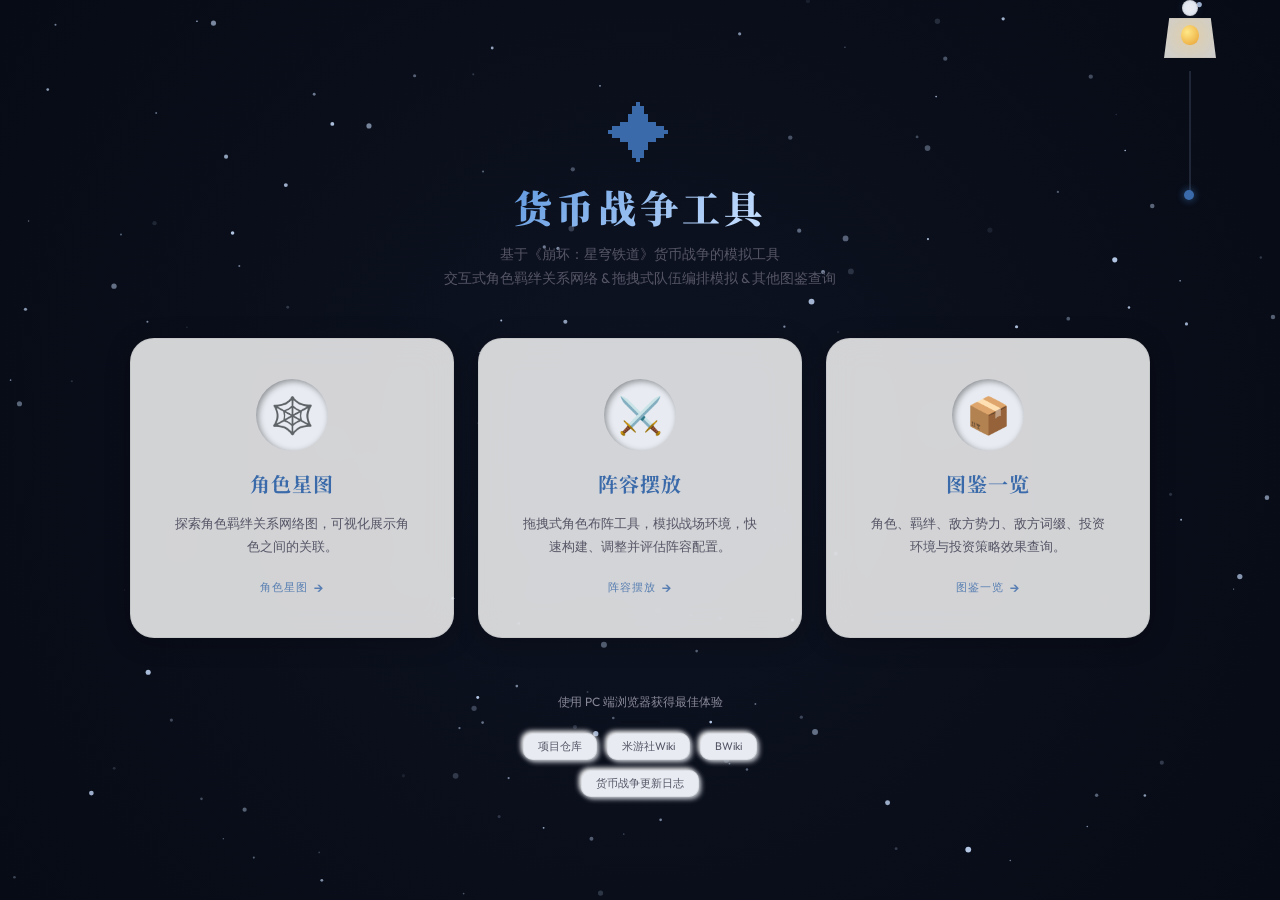
<file: index.html>
<!DOCTYPE html>
<html lang="zh-CN">
<head>
  <meta charset="UTF-8">
  <meta name="viewport" content="width=device-width, initial-scale=1.0">
  <title>货币战争工具</title>
  <link rel="icon" href="data:image/svg+xml,<svg xmlns='http://www.w3.org/2000/svg' viewBox='0 0 32 32'><text y='28' font-size='28'>✦</text></svg>">
  <link rel="preconnect" href="https://fonts.googleapis.com">
  <link rel="preconnect" href="https://fonts.gstatic.com" crossorigin>
  <link href="https://fonts.googleapis.com/css2?family=Noto+Serif+SC:wght@400;600;700;900&family=Outfit:wght@300;400;500;600;700&display=swap" rel="stylesheet">
  <link rel="stylesheet" href="style/landing.css">
</head>
<body>
  <canvas id="star-canvas"></canvas>

  <div class="landing">
    <!-- Lamp Theme Toggle -->
    <div id="lamp-toggle" aria-label="切换深色/浅色主题" title="拉一下切换主题">
      <div class="lamp-mount"></div>
      <div class="lamp-shade">
        <div class="lamp-bulb"></div>
      </div>
      <canvas id="lamp-cord-canvas"></canvas>
      <div class="lamp-pullball"></div>
    </div>

    <!-- Header -->
    <div class="header animate-slide-down">
      <div class="icon">✦</div>
      <h1>货币战争工具</h1>
      <p class="subtitle">
        基于《崩坏：星穹铁道》货币战争的模拟工具<br>
        交互式角色羁绊关系网络 &amp; 拖拽式队伍编排模拟 &amp; 其他图鉴查询
      </p>
    </div>

    <!-- Mode Cards -->
    <div class="cards">
      <a class="card animate-pop-up delay-1" href="app.html?mode=graph">
        <div class="card-icon-wrap">
          <span class="card-icon">🕸️</span>
        </div>
        <h2>角色星图</h2>
        <p>探索角色羁绊关系网络图，可视化展示角色之间的关联。</p>
        <div class="card-label">
          <span>角色星图</span>
          <span class="arrow">→</span>
        </div>
      </a>

      <a class="card animate-pop-up delay-2" href="app.html?mode=team">
        <div class="card-icon-wrap">
          <span class="card-icon">⚔️</span>
        </div>
        <h2>阵容摆放</h2>
        <p>拖拽式角色布阵工具，模拟战场环境，快速构建、调整并评估阵容配置。</p>
        <div class="card-label">
          <span>阵容摆放</span>
          <span class="arrow">→</span>
        </div>
      </a>

      <a class="card animate-pop-up delay-3" href="app.html?mode=others">
        <div class="card-icon-wrap">
          <span class="card-icon">📦</span>
        </div>
        <h2>图鉴一览</h2>
        <p>角色、羁绊、敌方势力、敌方词缀、投资环境与投资策略效果查询。</p>
        <div class="card-label">
          <span>图鉴一览</span>
          <span class="arrow">→</span>
        </div>
      </a>
    </div>

    <!-- Footer -->
    <div class="footer animate-pop-up delay-4">
      <p>使用 PC 端浏览器获得最佳体验</p>
      <div class="divider"></div>
      <div class="footer-links">
        <a class="footer-link" href="https://github.com/pointshine/HSR_CW_NetWork" target="_blank" rel="noopener">项目仓库</a>
        <a class="footer-link" href="https://bbs.mihoyo.com/sr/wiki/channel/map/209" target="_blank" rel="noopener">米游社Wiki</a>
        <a class="footer-link" href="https://wiki.biligame.com/sr/货币战争" target="_blank" rel="noopener">BWiki</a>
      </div>
      <div class="footer-links">
        <a class="footer-link" href="update.html" rel="noopener">货币战争更新日志</a>
      </div>
    </div>
  </div>

  <script src="script/landing.js"></script>
</body>
</html>
</file>
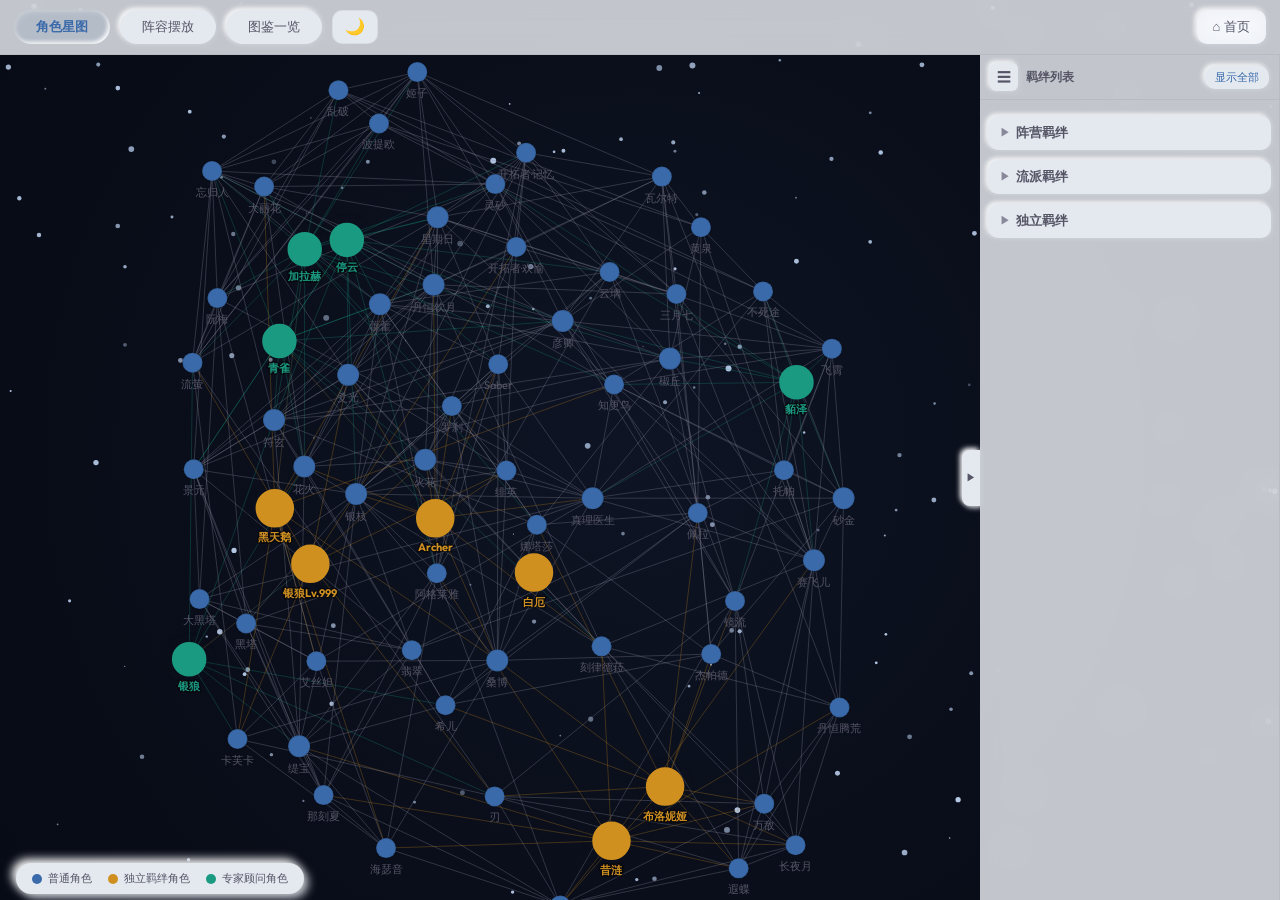
<file: app.html>
<!DOCTYPE html>
<html lang="zh-CN">
<head>
  <meta charset="UTF-8">
  <meta name="viewport" content="width=device-width, initial-scale=1.0">
  <title>货币战争工具</title>
  <link rel="icon" href="data:image/svg+xml,<svg xmlns='http://www.w3.org/2000/svg' viewBox='0 0 32 32'><text y='28' font-size='28'>✦</text></svg>">
  <link rel="preconnect" href="https://fonts.googleapis.com">
  <link rel="preconnect" href="https://fonts.gstatic.com" crossorigin>
  <link href="https://fonts.googleapis.com/css2?family=Noto+Serif+SC:wght@400;600;700;900&family=Outfit:wght@300;400;500;600;700&display=swap" rel="stylesheet">
  <link rel="stylesheet" href="style/common.css">
  <link rel="stylesheet" href="style/graph.css">
  <link rel="stylesheet" href="style/team.css">
  <link rel="stylesheet" href="style/environment.css">
  <link rel="stylesheet" href="style/strategy.css">
  <link rel="stylesheet" href="style/others.css">
  <link rel="stylesheet" href="style/enemy.css">
  <link rel="stylesheet" href="style/bond.css">
  <link rel="stylesheet" href="style/character.css">
</head>
<body>
  <canvas id="star-canvas"></canvas>
  <div id="tab-bar">
    <button class="tab-btn active" data-mode="graph">角色星图</button>
    <button class="tab-btn" data-mode="team">阵容摆放</button>
    <button class="tab-btn" data-mode="others">图鉴一览</button>
    <button id="theme-toggle" title="切换主题" aria-label="切换深色/浅色主题">🌙</button>
    <button id="tab-home-btn" title="返回首页">⌂ 首页</button>
  </div>
  <div id="main-row">
    <div id="graph-container">
    <svg id="graph-svg">
      <defs>
        <radialGradient id="normal-star-grad" cx="35%" cy="35%" r="65%">
          <stop offset="0%" stop-color="#c8e0ff" stop-opacity="1"/>
          <stop offset="60%" stop-color="#6a8ae0" stop-opacity="1"/>
          <stop offset="100%" stop-color="#3a5ab0" stop-opacity="1"/>
        </radialGradient>
        <radialGradient id="solo-star-grad" cx="35%" cy="35%" r="65%">
          <stop offset="0%" stop-color="#fff4c0" stop-opacity="1"/>
          <stop offset="50%" stop-color="#ffd700" stop-opacity="1"/>
          <stop offset="100%" stop-color="#e09020" stop-opacity="1"/>
        </radialGradient>
        <radialGradient id="expert-star-grad" cx="35%" cy="35%" r="65%">
          <stop offset="0%" stop-color="#c0fff0" stop-opacity="1"/>
          <stop offset="50%" stop-color="#4ad0b0" stop-opacity="1"/>
          <stop offset="100%" stop-color="#3080a0" stop-opacity="1"/>
        </radialGradient>
        <linearGradient id="solo-expert-gradient" x1="0%" y1="0%" x2="100%" y2="0%">
          <stop offset="0%" stop-color="#f0a030" stop-opacity="0.6"/>
          <stop offset="100%" stop-color="#20c0a0" stop-opacity="0.6"/>
        </linearGradient>
      </defs>
    </svg>
    <div id="detail-box" class="hidden">
      <div class="detail-header">
        <span id="detail-name"></span>
        <button id="detail-close">&times;</button>
      </div>
      <div id="detail-bonds"></div>
    </div>
  </div>
  <div id="sidebar">
    <button id="sidebar-toggle" title="折叠侧边栏">&#9654;</button>
    <div class="sidebar-header">
      <div class="nav-btn-wrapper">
        <button id="nav-sidebar-btn" class="nav-menu-btn" title="切换列表">☰</button>
        <div id="sidebar-menu" class="menu-dropdown">
          <div class="menu-item active" data-mode="bond">羁绊列表</div>
          <div class="menu-item" data-mode="expert">专家顾问列表</div>
          <div class="menu-item" data-mode="spend">费用列表</div>
          <div class="menu-item" data-mode="position">站位列表</div>
        </div>
      </div>
      <h2 id="sidebar-title">羁绊列表</h2>
      <button id="reset-btn">显示全部</button>
    </div>
    <div id="bond-list" class="sidebar-list"></div>
    <div id="expert-list" class="sidebar-list"></div>
    <div id="spend-list" class="sidebar-list"></div>
    <div id="position-list" class="sidebar-list"></div>
  </div>
  <div id="team-builder">
    <div id="slot-area">
      <div id="slot-grid">
        <div class="slot-row" id="top-row"></div>
        <div class="slot-row" id="bottom-row"></div>
      </div>
    </div>
    <div id="compendium-panel">
      <button id="compendium-toggle" title="折叠图鉴">&#9654;</button>
      <div class="compendium-header">
        <div class="nav-btn-wrapper">
          <button id="compendium-nav-btn" class="nav-menu-btn" title="切换列表">☰</button>
          <div id="compendium-menu" class="menu-dropdown">
            <div class="menu-item active" data-panel="character">角色列表</div>
            <div class="menu-item" data-panel="weapon">装备列表</div>
          </div>
        </div>
        <h3 id="compendium-title">角色列表</h3>
      </div>
      <div id="compendium-list"></div>
      <div id="weapon-list"></div>
      <div id="recycle-zone" title="拖至此处删除">🗑 拖至此处删除</div>
      <button id="clear-all-btn" title="清空全部">✕ 清空</button>
      <button id="compendium-toggle-right" title="展开图鉴">&#9664;</button>

    </div>
    <!-- Floating field-bonds window (场上羁绊) -->
    <div id="field-bonds-window" class="fbw-collapsed">
      <div class="fbw-header">
        <span class="fbw-title">场上羁绊</span>
        <button id="fbw-close" title="关闭">✕</button>
      </div>
      <div class="fbw-body">
        <div id="team-search-box">
          <div class="team-search-row">
            <input type="text" id="team-search-input" placeholder="搜索角色、装备或羁绊…" autocomplete="off">
            <button id="team-search-btn" title="搜索">🔍</button>
          </div>
          <span id="team-search-result"></span>
        </div>
        <div id="field-bonds"></div>
      </div>
    </div>
    <button id="fbw-ball" title="场上羁绊">⚙</button>
  </div>
  </div>
    <div id="others-container">
      <div id="others-sidebar">
        <div class="others-sidebar-menu">
          <div class="others-menu-item active" data-view="environment">投资环境</div>
          <div class="others-menu-item" data-view="strategy">投资策略</div>
          <div class="filter-panel collapsed" id="strategy-filter">
            <div class="filter-title">稀有度</div>
            <label class="filter-opt"><input type="checkbox" value="棱彩" checked> 棱彩</label>
            <label class="filter-opt"><input type="checkbox" value="金色" checked> 金色</label>
            <label class="filter-opt"><input type="checkbox" value="银色" checked> 银色</label>
          </div>
          <div class="others-menu-item" data-view="bond">羁绊图鉴</div>
          <div class="others-menu-item" data-view="character">角色图鉴</div>
          <div class="filter-panel collapsed" id="character-filter">
            <div class="cf-section">
              <div class="cf-header" data-section="bond">羁绊</div>
              <div class="cf-options" id="cf-bond"></div>
            </div>
            <div class="cf-section">
              <div class="cf-header" data-section="spend">费用</div>
              <div class="cf-options" id="cf-spend"></div>
            </div>
            <div class="cf-section">
              <div class="cf-header" data-section="position">前后台</div>
              <div class="cf-options" id="cf-position"></div>
            </div>
            <div class="cf-section">
              <div class="cf-header" data-section="expert">专家顾问</div>
              <div class="cf-options" id="cf-expert"></div>
            </div>
          </div>
          <div class="others-menu-item" data-view="enemy-labels">敌方词缀</div>
          <div class="others-menu-item" data-view="enemy-groups">敌方势力</div>
        </div>
      </div>
      <button id="others-sidebar-toggle" title="折叠侧边栏">&#9654;</button>
      <div id="others-grid" class="gallery-grid"></div>
    </div>
  </div>
  <script src="script/d3.v7.min.js"></script>
  <script src="data/camp_data.js"></script>
  <script src="data/environment_data.js"></script>
  <script src="data/strategy_data.js"></script>
  <script src="data/enemy_data.js"></script>
  <script src="data/chr_data.js"></script>
  <script src="script/game_state.js"></script>
  <script src="script/search.js"></script>
  <script src="script/weapon_ui.js"></script>
  <script src="script/aha_mechanics.js"></script>
  <script src="script/buli_mechanics.js"></script>
  <script src="script/yese_mechanics.js"></script>
  <script src="script/mmg_mechanics.js"></script>
  <script src="script/starhunter_mechanics.js"></script>
  <script src="script/enemy.js"></script>
  <script src="script/environment.js"></script>
  <script src="script/strategy.js"></script>
  <script src="script/bond.js"></script>
  <script src="script/character.js"></script>
  <script src="script/others.js"></script>
  <script src="script/graph.js"></script>
  <script src="data/equipments_data.js"></script>
  <script src="script/team_builder.js"></script>
  <script src="script/landing.js"></script>
</body>
</html>
</file>
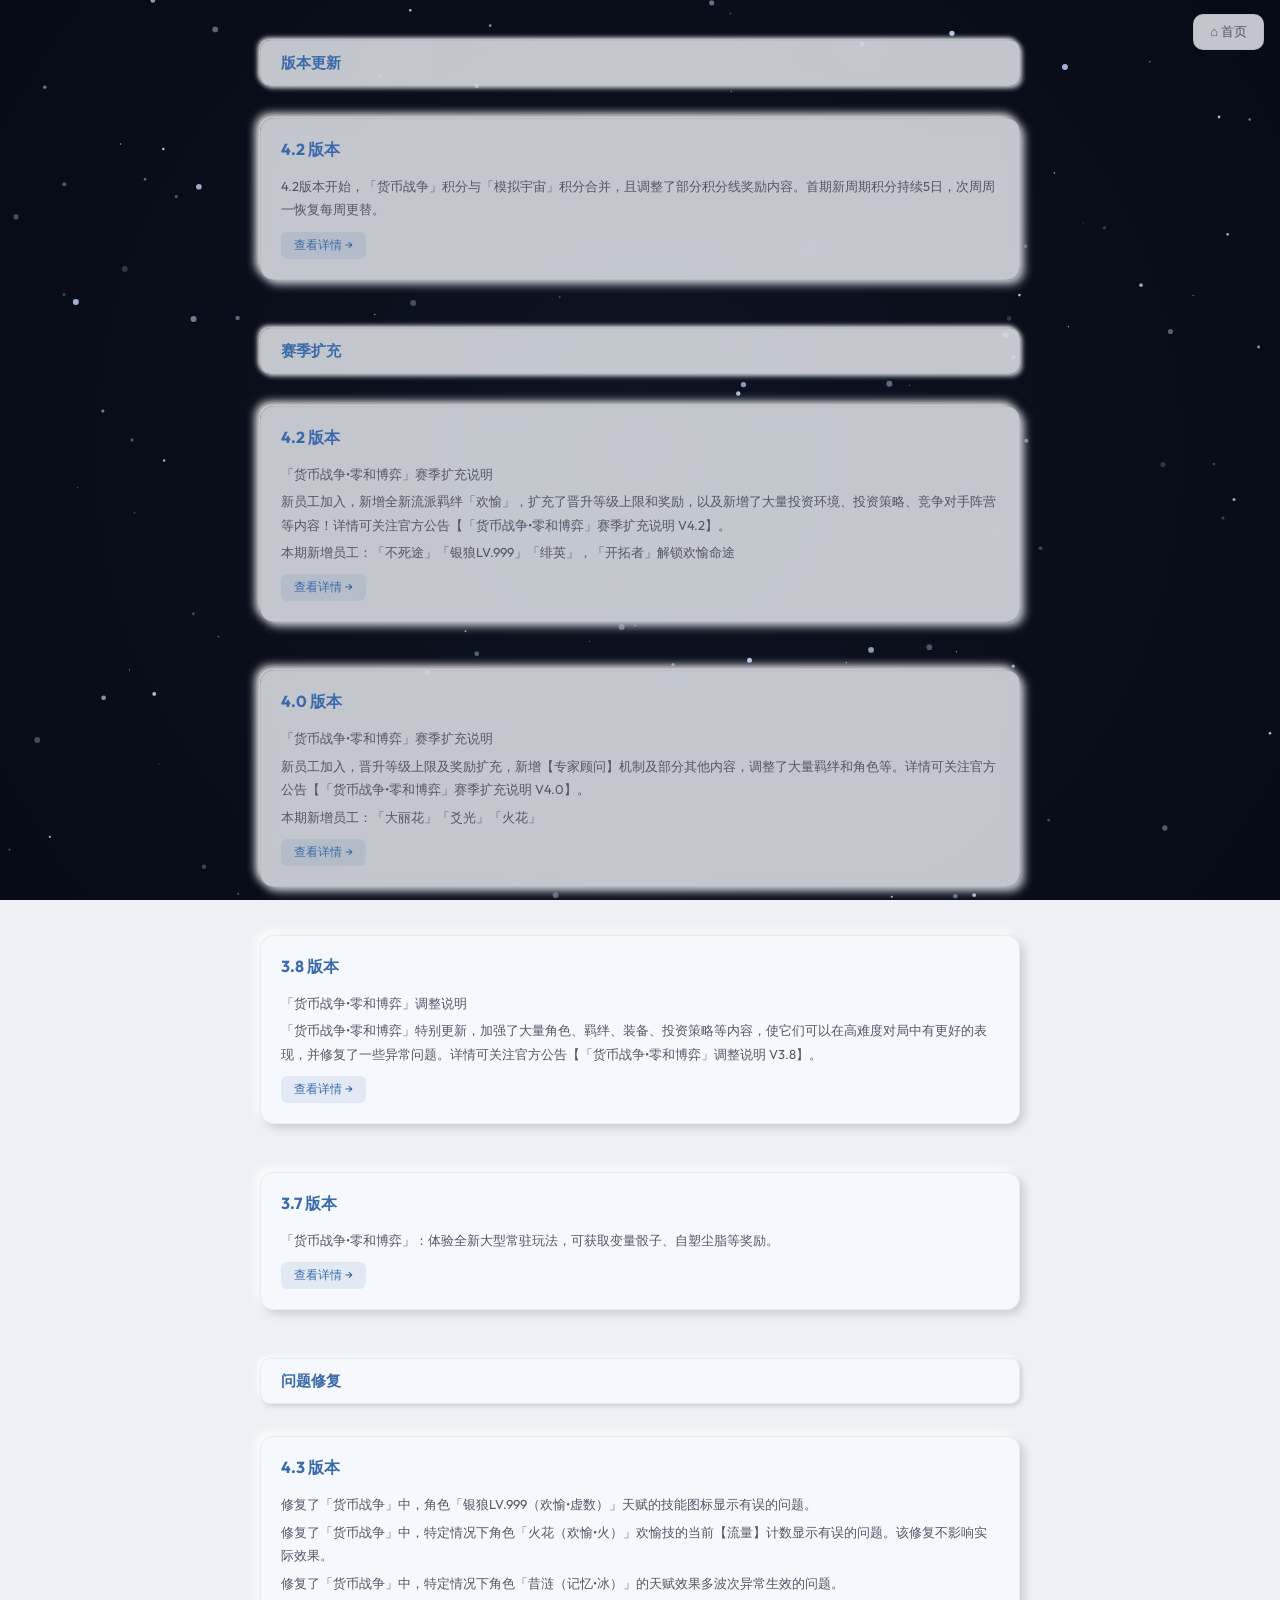
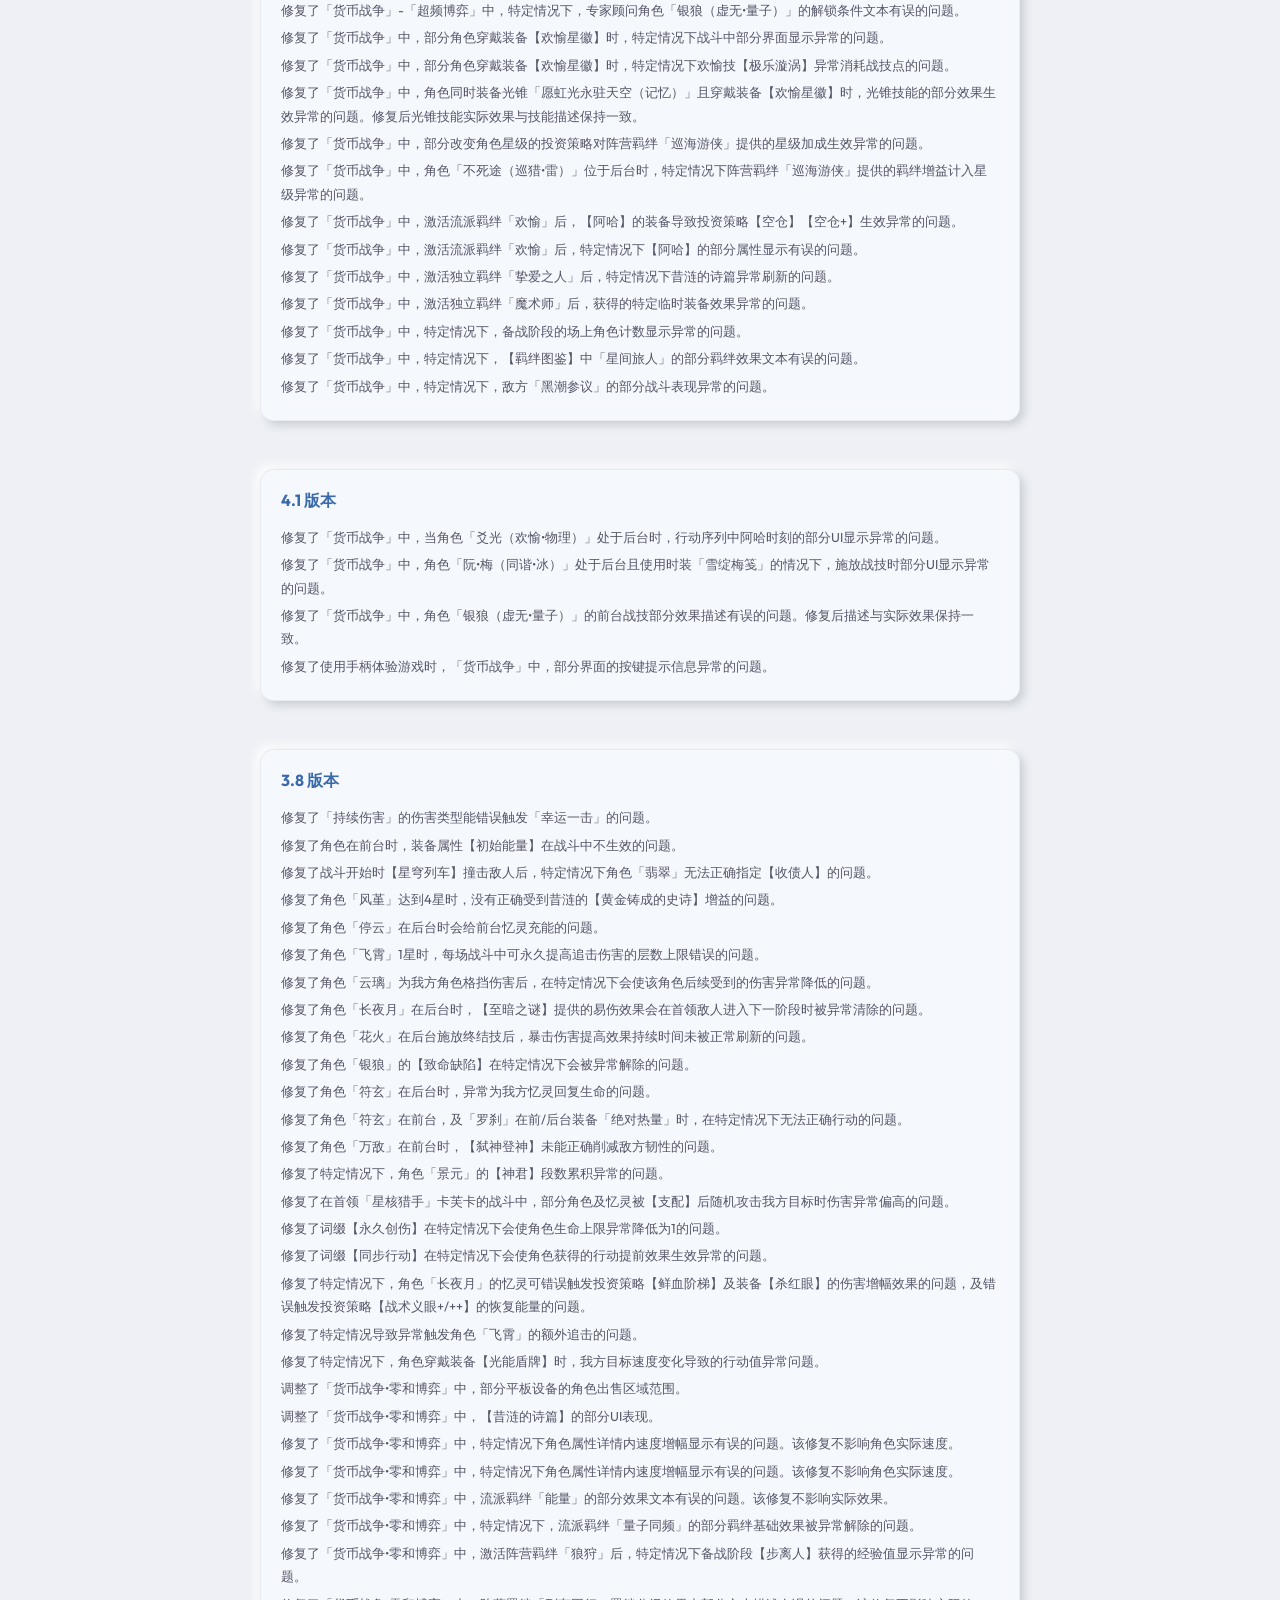
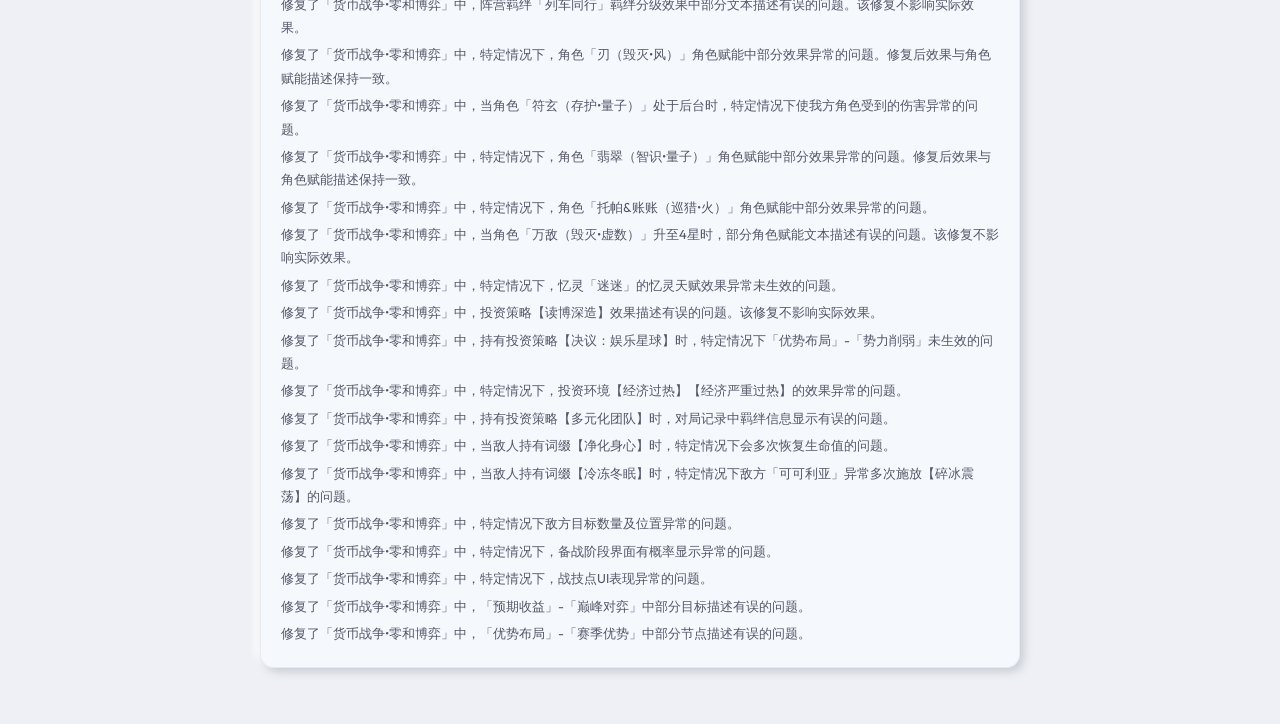
<file: update.html>
<!DOCTYPE html>
<html lang="zh-CN">
<head>
  <meta charset="UTF-8">
  <meta name="viewport" content="width=device-width, initial-scale=1.0">
  <title>货币战争更新日志</title>
  <link rel="icon" href="data:image/svg+xml,<svg xmlns='http://www.w3.org/2000/svg' viewBox='0 0 32 32'><text y='28' font-size='28'>✦</text></svg>">
  <link rel="preconnect" href="https://fonts.googleapis.com">
  <link rel="preconnect" href="https://fonts.gstatic.com" crossorigin>
  <link href="https://fonts.googleapis.com/css2?family=Noto+Serif+SC:wght@400;600;700;900&family=Outfit:wght@300;400;500;600;700&display=swap" rel="stylesheet">
  <link rel="stylesheet" href="style/common.css">
  <link rel="stylesheet" href="style/update.css">
</head>
<body>
  <canvas id="star-canvas"></canvas>
  <a href="index.html" id="update-home-btn" title="返回首页">⌂ 首页</a>
  <div id="update-container">
    <div id="update-grid"></div>
  </div>
  <script src="script/landing.js"></script>
  <script src="data/update_data.js"></script>
  <script src="script/update.js"></script>
</body>
</html>
</file>
<file: style/landing.css>
/* ============================================================
   landing.css — 首页专用样式
   深空科幻主题，融合《崩坏：星穹铁道》视觉语言
   ============================================================ */

/* ===== Design Tokens (standalone for landing page) ===== */
:root {
  --font-display: 'Noto Serif SC', 'Source Han Serif SC', 'SimSun', serif;
  --font-body: 'Outfit', 'Microsoft YaHei', 'PingFang SC', 'Helvetica Neue', sans-serif;
  --bg-deep: #080c18;
  --bg-primary: #0e1424;
  --bg-glass: rgba(20, 28, 48, 0.78);
  --surface-neumorph: #131a2c;
  --text-primary: #e4ecf5;
  --text-secondary: #8a9aba;
  --text-tertiary: #5a6a8a;
  --accent-primary: #4a8ad9;
  --accent-gold: #f0a030;
  --border-subtle: rgba(255, 255, 255, 0.06);
  --border-medium: rgba(255, 255, 255, 0.12);
  --radius-md: 10px;
  --shadow-nm-sm: 2px 2px 5px rgba(0, 0, 0, 0.40), -1px -1px 3px rgba(255, 255, 255, 0.03);
  --shadow-nm-panel: 4px 4px 10px rgba(0, 0, 0, 0.45), -2px -2px 6px rgba(255, 255, 255, 0.03);
  --shadow-nm-sm-inset: inset 2px 2px 4px rgba(0, 0, 0, 0.40), inset -1px -1px 2px rgba(255, 255, 255, 0.03);
}

/* ===== Light theme for landing ===== */
@media (prefers-color-scheme: light) {
  :root {
    --bg-deep: #eef2f8;
    --bg-primary: #f4f7fc;
    --bg-glass: rgba(255, 255, 255, 0.82);
    --surface-neumorph: #e8ecf2;
    --text-primary: #1a1a2e;
    --text-secondary: #556;
    --text-tertiary: #889;
    --accent-primary: #3a6aaa;
    --accent-gold: #d09020;
    --border-subtle: rgba(0, 0, 0, 0.06);
    --border-medium: rgba(0, 0, 0, 0.12);
    --shadow-nm-sm: 2px 2px 5px #c8cdd4, -2px -2px 5px #ffffff;
    --shadow-nm-panel: 4px 4px 10px #c8cdd4, -4px -4px 10px #ffffff;
    --shadow-nm-sm-inset: inset 2px 2px 4px #c8cdd4, inset -2px -2px 4px #ffffff;
  }
}
.light {
  --bg-deep: #eef2f8;
  --bg-primary: #f4f7fc;
  --bg-glass: rgba(255, 255, 255, 0.82);
  --surface-neumorph: #e8ecf2;
  --text-primary: #1a1a2e;
  --text-secondary: #556;
  --text-tertiary: #889;
  --accent-primary: #3a6aaa;
  --accent-gold: #d09020;
  --border-subtle: rgba(0, 0, 0, 0.06);
  --border-medium: rgba(0, 0, 0, 0.12);
  --shadow-nm-sm: 2px 2px 5px #c8cdd4, -2px -2px 5px #ffffff;
  --shadow-nm-panel: 4px 4px 10px #c8cdd4, -4px -4px 10px #ffffff;
  --shadow-nm-sm-inset: inset 2px 2px 4px #c8cdd4, inset -2px -2px 4px #ffffff;
}

/* ===== Reset & Base ===== */
*, *::before, *::after { box-sizing: border-box; margin: 0; padding: 0; }

body {
  display: flex;
  flex-direction: column;
  align-items: center;
  justify-content: center;
  min-height: 100vh;
  font-family: var(--font-body, "Microsoft YaHei", "PingFang SC", "Helvetica Neue", sans-serif);
  background: var(--bg-deep, #080c18);
  color: var(--text-primary, #e4ecf5);
  padding: 40px 20px;
  overflow-x: hidden;
  position: relative;
}

/* Subtle starfield overlay via CSS noise */
body::before {
  content: '';
  position: fixed;
  inset: 0;
  z-index: -1;
  background-image:
    radial-gradient(1px 1px at 10% 20%, rgba(255,255,255,0.3) 0%, transparent 100%),
    radial-gradient(1px 1px at 30% 65%, rgba(255,255,255,0.2) 0%, transparent 100%),
    radial-gradient(1.5px 1.5px at 50% 10%, rgba(255,255,255,0.35) 0%, transparent 100%),
    radial-gradient(1px 1px at 70% 40%, rgba(255,255,255,0.2) 0%, transparent 100%),
    radial-gradient(1px 1px at 85% 80%, rgba(255,255,255,0.25) 0%, transparent 100%),
    radial-gradient(1.5px 1.5px at 15% 90%, rgba(200,220,255,0.3) 0%, transparent 100%),
    radial-gradient(1px 1px at 60% 85%, rgba(255,255,255,0.15) 0%, transparent 100%),
    radial-gradient(1px 1px at 90% 25%, rgba(200,220,255,0.2) 0%, transparent 100%);
}

.light body::before {
  background-image:
    radial-gradient(1px 1px at 10% 20%, rgba(74,138,217,0.15) 0%, transparent 100%),
    radial-gradient(1px 1px at 30% 65%, rgba(74,138,217,0.10) 0%, transparent 100%),
    radial-gradient(1px 1px at 70% 40%, rgba(74,138,217,0.10) 0%, transparent 100%),
    radial-gradient(1px 1px at 85% 80%, rgba(74,138,217,0.12) 0%, transparent 100%);
  opacity: 1;
}

/* ===== Starry Background Canvas (JS-driven) ===== */
#star-canvas {
  position: fixed;
  top: 0;
  left: 0;
  width: 100%;
  height: 100%;
  z-index: 0;
  pointer-events: none;
}

/* ===== Main Container ===== */
.landing {
  position: relative;
  z-index: 1;
  display: flex;
  flex-direction: column;
  align-items: center;
  gap: 48px;
  max-width: 1020px;
  width: 100%;
}

/* ===== Animations ===== */
@keyframes slideInDown {
  from { transform: translateY(-30px); opacity: 0; }
  to   { transform: translateY(0); opacity: 1; }
}

@keyframes popUp {
  0%   { transform: scale(0.92) translateY(40px); opacity: 0; }
  100% { transform: scale(1) translateY(0); opacity: 1; }
}

@keyframes shimmer-shift {
  0%   { background-position: -200% 0; }
  100% { background-position: 200% 0; }
}

@keyframes float {
  0%, 100% { transform: translateY(0); }
  50%      { transform: translateY(-8px); }
}

@keyframes glow-pulse {
  0%, 100% { filter: drop-shadow(0 0 12px rgba(74, 138, 217, 0.3)); }
  50%      { filter: drop-shadow(0 0 24px rgba(74, 138, 217, 0.6)); }
}

@keyframes orbit-rotate {
  from { transform: rotate(0deg); }
  to   { transform: rotate(360deg); }
}

.animate-slide-down { animation: slideInDown 0.8s ease-out forwards; }

.animate-pop-up {
  animation: popUp 0.8s cubic-bezier(0.34, 1.56, 0.64, 1) forwards;
  opacity: 0;
}
.delay-1 { animation-delay: 0.2s; }
.delay-2 { animation-delay: 0.4s; }
.delay-3 { animation-delay: 0.6s; }
.delay-4 { animation-delay: 0.8s; }
.delay-5 { animation-delay: 1.0s; }

/* ===== Header ===== */
.header {
  text-align: center;
  display: flex;
  flex-direction: column;
  gap: 12px;
}

.header .icon {
  font-size: 64px;
  line-height: 1;
  margin-bottom: 4px;
  animation: float 3s ease-in-out infinite, glow-pulse 3s ease-in-out infinite;
  display: inline-block;
  color: var(--accent-primary);
}

.light .header .icon {
  color: var(--accent-gold);
  animation: float 3s ease-in-out infinite;
}

.header h1 {
  font-family: var(--font-display, 'Noto Serif SC', serif);
  font-size: 38px;
  font-weight: 900;
  letter-spacing: 4px;
  background: linear-gradient(135deg, #4a8ad9 0%, #c8e0ff 30%, #f0c040 60%, #4a8ad9 100%);
  background-size: 300% auto;
  -webkit-background-clip: text;
  -webkit-text-fill-color: transparent;
  background-clip: text;
  animation: shimmer-shift 6s linear infinite;
  text-shadow: none;
  line-height: 1.25;
}

.header .subtitle {
  font-size: 14px;
  color: var(--text-secondary, #8a9aba);
  line-height: 1.7;
  max-width: 560px;
  margin: 0 auto;
}

/* ===== Cards ===== */
.cards {
  display: flex;
  gap: 24px;
  width: 100%;
}

.card {
  flex: 1;
  min-width: 260px;
  display: flex;
  flex-direction: column;
  align-items: center;
  text-align: center;
  gap: 14px;
  padding: 40px 28px;
  border-radius: 24px;
  background: var(--bg-glass, rgba(20, 28, 48, 0.78));
  backdrop-filter: blur(16px);
  -webkit-backdrop-filter: blur(16px);
  border: 1px solid var(--border-subtle, rgba(255, 255, 255, 0.06));
  text-decoration: none;
  color: inherit;
  cursor: pointer;
  transition: transform 0.4s cubic-bezier(0.175, 0.885, 0.32, 1.275),
              box-shadow 0.4s cubic-bezier(0.175, 0.885, 0.32, 1.275),
              border-color 0.4s ease;
  box-shadow: 0 4px 24px rgba(0, 0, 0, 0.25);
  position: relative;
  overflow: hidden;
}

.light .card {
  background: rgba(255, 255, 255, 0.85);
  border-color: rgba(0, 0, 0, 0.06);
  box-shadow: 0 4px 20px rgba(0, 0, 0, 0.08);
}
.light .card:hover {
  border-color: rgba(58, 106, 170, 0.2);
  box-shadow: 0 12px 32px rgba(0, 0, 0, 0.12), 0 0 20px rgba(58, 106, 170, 0.08);
}

/* Orbiting ring on hover */
.card::after {
  content: '';
  position: absolute;
  top: -50%;
  left: -50%;
  width: 200%;
  height: 200%;
  background: conic-gradient(from 0deg, transparent, rgba(74, 138, 217, 0.08), transparent 60%);
  opacity: 0;
  transition: opacity 0.6s ease;
  pointer-events: none;
}

.card:hover {
  transform: translateY(-8px) scale(1.02);
  border-color: rgba(74, 138, 217, 0.25);
  box-shadow:
    0 12px 40px rgba(0, 0, 0, 0.35),
    0 0 30px rgba(74, 138, 217, 0.10);
}

.card:hover::after {
  opacity: 1;
  animation: orbit-rotate 6s linear infinite;
}

.card:active {
  transform: translateY(0) scale(0.98);
}

.card-icon-wrap {
  width: 72px;
  height: 72px;
  border-radius: 50%;
  display: flex;
  align-items: center;
  justify-content: center;
  margin-bottom: 4px;
  background: var(--surface-neumorph, #131a2c);
  position: relative;
  transition: color 0.5s, box-shadow 0.5s;
  color: var(--accent-primary, #4a8ad9);
  box-shadow:
    inset 2px 2px 6px rgba(0, 0, 0, 0.4),
    inset -1px -1px 3px rgba(255, 255, 255, 0.04);
}

.light .card-icon-wrap {
  background: #eef2f8;
  box-shadow:
    inset 3px 3px 6px #c8cdd4,
    inset -3px -3px 6px #ffffff;
}

/* Glow ring behind icon */
.card-icon-wrap::before {
  content: '';
  position: absolute;
  inset: -3px;
  border-radius: 50%;
  border: 1.5px solid transparent;
  background: conic-gradient(from 0deg, transparent, var(--accent-primary, #4a8ad9), transparent 70%) border-box;
  -webkit-mask: linear-gradient(#fff 0 0) padding-box, linear-gradient(#fff 0 0);
  -webkit-mask-composite: xor;
  mask-composite: exclude;
  opacity: 0;
  transition: opacity 0.5s ease;
}

.card:hover .card-icon-wrap::before {
  opacity: 0.8;
}

.card:hover .card-icon-wrap {
  color: var(--accent-gold, #f0a030);
  box-shadow:
    inset 2px 2px 6px rgba(0, 0, 0, 0.4),
    inset -1px -1px 3px rgba(255, 255, 255, 0.04),
    0 0 20px rgba(240, 160, 48, 0.15);
}
.light .card:hover .card-icon-wrap {
  color: #d09020;
  box-shadow:
    inset 3px 3px 6px #c8cdd4,
    inset -3px -3px 6px #ffffff,
    0 0 20px rgba(208, 144, 32, 0.15);
}

.card-icon-wrap .card-icon {
  font-size: 36px;
  line-height: 1;
}

.card h2 {
  font-family: var(--font-display, 'Noto Serif SC', serif);
  font-size: 20px;
  font-weight: 700;
  color: var(--accent-primary, #4a8ad9);
  letter-spacing: 1px;
}

.card p {
  font-size: 13px;
  color: var(--text-secondary, #8a9aba);
  line-height: 1.7;
  max-width: 240px;
}

.card-label {
  margin-top: 8px;
  display: flex;
  align-items: center;
  gap: 6px;
  font-size: 11px;
  font-weight: 500;
  letter-spacing: 0.1em;
  color: var(--accent-primary, #4a8ad9);
  opacity: 0.8;
  transition: opacity 0.3s ease;
}

.card:hover .card-label {
  opacity: 1;
}

.card-label .arrow {
  font-size: 14px;
  transition: transform 0.3s ease;
}

.card:hover .card-label .arrow {
  transform: translateX(4px);
}

/* ===== Footer ===== */
.footer {
  display: flex;
  flex-direction: column;
  align-items: center;
  gap: 10px;
  font-size: 12px;
  color: var(--text-tertiary, #5a6a8a);
  margin-top: 8px;
}

/* ===== Star Lantern Theme Toggle ===== */
#lamp-toggle {
  position: fixed;
  top: -2px;
  right: 40px;
  z-index: 100;
  width: 100px;
  height: 340px;
  cursor: pointer;
  pointer-events: none;
}
#lamp-toggle * {
  pointer-events: auto;
}

/* Ceiling mount — subtle glowing ring */
.lamp-mount {
  position: absolute;
  top: 2px;
  left: 50%;
  transform: translateX(-50%);
  width: 16px;
  height: 16px;
  border-radius: 50%;
  background: var(--surface-neumorph);
  border: 1px solid var(--border-medium);
  box-shadow: 0 0 8px rgba(74, 138, 217, 0.15), inset 0 0 4px rgba(74, 138, 217, 0.1);
}
.light .lamp-mount {
  box-shadow: 0 0 8px rgba(58, 106, 170, 0.1), inset 0 0 4px rgba(58, 106, 170, 0.08);
}

/* Cord canvas — thin glowing line */
#lamp-cord-canvas {
  position: absolute;
  top: 72px;
  left: 0;
  width: 100px;
  height: 230px;
  pointer-events: none;
}

/* Lantern body — glass trapezoid shade */
.lamp-shade {
  position: absolute;
  top: 20px;
  left: 50%;
  transform: translateX(-50%);
  width: 52px;
  height: 40px;
  background: var(--bg-glass);
  -webkit-backdrop-filter: blur(10px);
  backdrop-filter: blur(10px);
  clip-path: polygon(10% 0%, 90% 0%, 100% 100%, 0% 100%);
  border: 1px solid var(--border-subtle);
  box-shadow: 0 0 30px var(--lamp-glow-wide, rgba(74, 138, 217, 0.06)),
              inset 0 0 20px var(--lamp-glow-inset, rgba(74, 138, 217, 0.05));
  transition: box-shadow 0.6s ease, border-color 0.6s ease;
}
.light .lamp-shade {
  --lamp-glow-wide: rgba(58, 106, 170, 0.05);
  --lamp-glow-inset: rgba(58, 106, 170, 0.04);
}

/* Inner glow sphere — inside the top of the trapezoid shade */
.lamp-bulb {
  position: absolute;
  top: 6px;
  left: 50%;
  transform: translateX(-50%);
  width: 18px;
  height: 20px;
  border-radius: 50% 50% 45% 45%;
  background: radial-gradient(circle at 35% 35%, #ffe888, #e8a030);
  box-shadow: 0 0 24px 8px var(--lamp-glow, rgba(255, 200, 80, 0.35)),
              0 0 60px 24px var(--lamp-glow-wide, rgba(255, 200, 80, 0.08));
  transition: background 0.6s ease, box-shadow 0.6s ease;
}
.light .lamp-bulb {
  background: radial-gradient(circle at 35% 35%, #e8eeff, #7aa8e0);
  box-shadow: 0 0 24px 8px rgba(120, 180, 255, 0.2),
              0 0 60px 24px rgba(120, 180, 255, 0.06);
}

/* Pull ball — small glowing bead */
.lamp-pullball {
  position: absolute;
  z-index: 5;
  width: 10px;
  height: 10px;
  border-radius: 50%;
  background: var(--accent-primary);
  border: none;
  cursor: grab;
  box-shadow: 0 0 6px 2px rgba(74, 138, 217, 0.3);
  transition: box-shadow 0.3s ease, background 0.3s ease;
  pointer-events: auto;
  visibility: hidden;
}
.lamp-pullball:hover {
  box-shadow: 0 0 12px 4px rgba(74, 138, 217, 0.5);
  background: #6ab0f0;
}
.lamp-pullball:active {
  cursor: grabbing;
  box-shadow: 0 0 4px 1px rgba(74, 138, 217, 0.4);
}
.light .lamp-pullball {
  background: var(--accent-primary);
  box-shadow: 0 0 6px 2px rgba(58, 106, 170, 0.25);
}
.light .lamp-pullball:hover {
  box-shadow: 0 0 12px 4px rgba(58, 106, 170, 0.4);
}


.footer .divider {
  width: 40px;
  height: 2px;
  border-radius: 1px;
  background: var(--border-medium, rgba(255, 255, 255, 0.12));
}

.footer p {
  color: var(--text-tertiary, #5a6a8a);
}

.footer-links {
  display: flex;
  gap: 10px;
  flex-wrap: wrap;
  justify-content: center;
}

.footer-link {
  padding: 5px 14px;
  border-radius: var(--radius-md, 10px);
  font-size: 11px;
  color: var(--text-secondary, #8a9aba);
  text-decoration: none;
  background: var(--surface-neumorph, #131a2c);
  border: 1px solid var(--border-subtle, rgba(255, 255, 255, 0.06));
  transition: border-color 0.2s, color 0.2s, box-shadow 0.2s;
  box-shadow: var(--shadow-nm-sm, 2px 2px 5px rgba(0, 0, 0, 0.40));
}

.light .footer-link {
  background: #f0f3f8;
  border-color: rgba(0, 0, 0, 0.06);
  box-shadow: 2px 2px 4px #c8cdd4, -2px -2px 4px #ffffff;
}
.light .footer-link:hover {
  border-color: rgba(58, 106, 170, 0.3);
  box-shadow: 4px 4px 8px #c0c8d0, -4px -4px 8px #ffffff;
}

.footer-link:hover {
  color: var(--accent-primary, #4a8ad9);
  border-color: rgba(74, 138, 217, 0.3);
  box-shadow: var(--shadow-nm-panel, 4px 4px 10px rgba(0, 0, 0, 0.45));
}

.footer-link:active {
  color: var(--accent-primary-active, #3a7ac8);
  box-shadow: var(--shadow-nm-sm-inset, inset 2px 2px 4px rgba(0, 0, 0, 0.40));
}

/* ===== Responsive ===== */
@media (max-width: 768px) {
  .cards {
    flex-direction: column;
    align-items: center;
  }
  .card {
    max-width: 400px;
    width: 100%;
    padding: 32px 24px;
  }
  .header h1 {
    font-size: 28px;
    letter-spacing: 2px;
  }
}

@media (max-width: 480px) {
  body {
    padding: 24px 16px;
  }
  .landing {
    gap: 32px;
  }
  .header h1 {
    font-size: 22px;
  }
  .card {
    padding: 24px 20px;
    min-width: 0;
  }
}
</file>
<file: style/common.css>
/* ============================================================
   common.css — 共享样式（图鉴 + 阵容两种模式共用）
   包括：重置、动画、标签栏、侧栏、颜色系统、通用组件
   ============================================================ */

/* ===== Design Tokens — 深空科幻主题 ===== */
:root {
  /* Typography */
  --font-display: 'Noto Serif SC', 'Source Han Serif SC', 'SimSun', serif;
  --font-body: 'Outfit', 'Microsoft YaHei', 'PingFang SC', 'Helvetica Neue', sans-serif;
  --font-mono: 'JetBrains Mono', 'Consolas', 'Courier New', monospace;

  /* Deep space background palette */
  --bg-deep: #080c18;
  --bg-primary: #0e1424;
  --bg-secondary: #141c30;
  --bg-elevated: #1a2440;
  --bg-glass: rgba(20, 28, 48, 0.78);
  --bg-glass-heavy: rgba(20, 28, 48, 0.94);

  /* Surface — neumorphism base on dark */
  --surface-bg: #161e32;
  --surface-neumorph: #131a2c;

  /* Text */
  --text-primary: #e4ecf5;
  --text-secondary: #8a9aba;
  --text-tertiary: #5a6a8a;
  --text-disabled: #3a4a6a;
  --text-inverse: #080c18;

  /* Accent — primary blue */
  --accent-primary: #4a8ad9;
  --accent-primary-hover: #5a9af0;
  --accent-primary-active: #3a7ac8;
  --accent-primary-bg: rgba(74, 138, 217, 0.12);
  --accent-primary-bg-hover: rgba(74, 138, 217, 0.20);

  /* Accent — gold for solo */
  --accent-gold: #f0a030;
  --accent-gold-hover: #f0b850;
  --accent-gold-bg: rgba(240, 160, 48, 0.12);

  /* Accent — teal for expert */
  --accent-teal: #20c0a0;
  --accent-teal-hover: #30d0b0;
  --accent-teal-bg: rgba(32, 192, 160, 0.12);

  /* Accent — red for danger */
  --accent-red: #d94a4a;
  --accent-red-hover: #e85a5a;
  --accent-red-bg: rgba(217, 74, 74, 0.12);

  /* Accent — pink for tracked/highlight */
  --accent-pink: #d94a7a;
  --accent-pink-bg: rgba(217, 74, 122, 0.15);

  /* Borders */
  --border-subtle: rgba(255, 255, 255, 0.06);
  --border-light: rgba(255, 255, 255, 0.08);
  --border-medium: rgba(255, 255, 255, 0.12);
  --border-strong: rgba(255, 255, 255, 0.18);

  /* Neumorphism shadows (dark theme) */
  --shadow-nm-light: rgba(255, 255, 255, 0.03);
  --shadow-nm-dark: rgba(0, 0, 0, 0.50);
  --shadow-nm-panel: 4px 4px 10px rgba(0, 0, 0, 0.45), -2px -2px 6px rgba(255, 255, 255, 0.03);
  --shadow-nm-inset: inset 3px 3px 7px rgba(0, 0, 0, 0.45), inset -2px -2px 4px rgba(255, 255, 255, 0.03);
  --shadow-nm-sm: 2px 2px 5px rgba(0, 0, 0, 0.40), -1px -1px 3px rgba(255, 255, 255, 0.03);
  --shadow-nm-sm-inset: inset 2px 2px 4px rgba(0, 0, 0, 0.40), inset -1px -1px 2px rgba(255, 255, 255, 0.03);

  /* Drop shadows */
  --shadow-drop-sm: 0 2px 8px rgba(0, 0, 0, 0.30);
  --shadow-drop-md: 0 4px 16px rgba(0, 0, 0, 0.35);
  --shadow-drop-lg: 0 8px 32px rgba(0, 0, 0, 0.45);

  /* Glow effects */
  --glow-primary: 0 0 20px rgba(74, 138, 217, 0.30);
  --glow-gold: 0 0 20px rgba(240, 160, 48, 0.30);
  --glow-teal: 0 0 20px rgba(32, 192, 160, 0.30);
  --glow-red: 0 0 20px rgba(217, 74, 74, 0.30);

  /* Radius */
  --radius-xs: 4px;
  --radius-sm: 6px;
  --radius-md: 10px;
  --radius-lg: 14px;
  --radius-xl: 20px;
  --radius-round: 50%;
  --radius-pill: 9999px;

  /* Spacing */
  --space-2xs: 2px;
  --space-xs: 4px;
  --space-sm: 8px;
  --space-md: 12px;
  --space-lg: 16px;
  --space-xl: 24px;
  --space-2xl: 32px;
  --space-3xl: 48px;

  /* Transitions */
  --transition-fast: 0.12s ease;
  --transition-normal: 0.20s ease;
  --transition-slow: 0.35s cubic-bezier(0.175, 0.885, 0.32, 1.275);
}

/* ===== Reduced Motion ===== */
@media (prefers-reduced-motion: reduce) {
  *, *::before, *::after {
    animation-duration: 0.01ms !important;
    animation-iteration-count: 1 !important;
    transition-duration: 0.01ms !important;
  }
}

/* ===== Light theme via prefers-color-scheme ===== */
@media (prefers-color-scheme: light) {
  :root {
    --bg-deep: #eef0f5;
    --bg-primary: #f4f6fa;
    --bg-secondary: #e8ecf2;
    --bg-elevated: #ffffff;
    --bg-glass: rgba(248, 250, 255, 0.78);
    --bg-glass-heavy: rgba(248, 250, 255, 0.94);
    --surface-bg: #e8ecf2;
    --surface-neumorph: #e4e9f0;

    --text-primary: #1a1a2e;
    --text-secondary: #556;
    --text-tertiary: #889;
    --text-disabled: #aab;
    --text-inverse: #f4f6fa;

    --accent-primary: #3a6aaa;
    --accent-primary-hover: #4a7ac8;
    --accent-primary-active: #2a5a9a;
    --accent-primary-bg: rgba(58, 106, 170, 0.10);
    --accent-primary-bg-hover: rgba(58, 106, 170, 0.18);

    --accent-gold: #d09020;
    --accent-gold-hover: #e0a030;
    --accent-gold-bg: rgba(208, 144, 32, 0.10);

    --accent-teal: #1a9a80;
    --accent-teal-hover: #20b090;
    --accent-teal-bg: rgba(26, 154, 128, 0.10);

    --accent-red: #c04040;
    --accent-red-hover: #d05050;
    --accent-red-bg: rgba(192, 64, 64, 0.10);

    --accent-pink: #c04070;
    --accent-pink-bg: rgba(192, 64, 112, 0.12);

    --border-subtle: rgba(0, 0, 0, 0.05);
    --border-light: rgba(0, 0, 0, 0.08);
    --border-medium: rgba(0, 0, 0, 0.12);
    --border-strong: rgba(0, 0, 0, 0.18);

    --shadow-nm-light: #ffffff;
    --shadow-nm-dark: #c8cdd4;
    --shadow-nm-panel: 4px 4px 10px #c8cdd4, -4px -4px 10px #ffffff;
    --shadow-nm-inset: inset 3px 3px 7px #c8cdd4, inset -3px -3px 7px #ffffff;
    --shadow-nm-sm: 2px 2px 5px #c8cdd4, -2px -2px 5px #ffffff;
    --shadow-nm-sm-inset: inset 2px 2px 4px #c8cdd4, inset -2px -2px 4px #ffffff;

    --shadow-drop-sm: 0 2px 8px rgba(0, 0, 0, 0.10);
    --shadow-drop-md: 0 4px 16px rgba(0, 0, 0, 0.12);
    --shadow-drop-lg: 0 8px 32px rgba(0, 0, 0, 0.15);

    --glow-primary: 0 0 20px rgba(58, 106, 170, 0.20);
    --glow-gold: 0 0 20px rgba(208, 144, 32, 0.20);
    --glow-teal: 0 0 20px rgba(26, 154, 128, 0.20);
    --glow-red: 0 0 20px rgba(192, 64, 64, 0.20);
  }
}

/* Light theme via class (manual override) */
.light {
  --bg-deep: #eef0f5;
  --bg-primary: #f4f6fa;
  --bg-secondary: #e8ecf2;
  --bg-elevated: #ffffff;
  --bg-glass: rgba(248, 250, 255, 0.78);
  --bg-glass-heavy: rgba(248, 250, 255, 0.94);
  --surface-bg: #e8ecf2;
  --surface-neumorph: #e4e9f0;

  --text-primary: #1a1a2e;
  --text-secondary: #556;
  --text-tertiary: #889;
  --text-disabled: #aab;
  --text-inverse: #f4f6fa;

  --accent-primary: #3a6aaa;
  --accent-primary-hover: #4a7ac8;
  --accent-primary-active: #2a5a9a;
  --accent-primary-bg: rgba(58, 106, 170, 0.10);
  --accent-primary-bg-hover: rgba(58, 106, 170, 0.18);

  --accent-gold: #d09020;
  --accent-gold-hover: #e0a030;
  --accent-gold-bg: rgba(208, 144, 32, 0.10);

  --accent-teal: #1a9a80;
  --accent-teal-hover: #20b090;
  --accent-teal-bg: rgba(26, 154, 128, 0.10);

  --accent-red: #c04040;
  --accent-red-hover: #d05050;
  --accent-red-bg: rgba(192, 64, 64, 0.10);

  --accent-pink: #c04070;
  --accent-pink-bg: rgba(192, 64, 112, 0.12);

  --border-subtle: rgba(0, 0, 0, 0.05);
  --border-light: rgba(0, 0, 0, 0.08);
  --border-medium: rgba(0, 0, 0, 0.12);
  --border-strong: rgba(0, 0, 0, 0.18);

  --shadow-nm-light: #ffffff;
  --shadow-nm-dark: #c8cdd4;
  --shadow-nm-panel: 4px 4px 10px #c8cdd4, -4px -4px 10px #ffffff;
  --shadow-nm-inset: inset 3px 3px 7px #c8cdd4, inset -3px -3px 7px #ffffff;
  --shadow-nm-sm: 2px 2px 5px #c8cdd4, -2px -2px 5px #ffffff;
  --shadow-nm-sm-inset: inset 2px 2px 4px #c8cdd4, inset -2px -2px 4px #ffffff;

  --shadow-drop-sm: 0 2px 8px rgba(0, 0, 0, 0.10);
  --shadow-drop-md: 0 4px 16px rgba(0, 0, 0, 0.12);
  --shadow-drop-lg: 0 8px 32px rgba(0, 0, 0, 0.15);

  --glow-primary: 0 0 20px rgba(58, 106, 170, 0.20);
  --glow-gold: 0 0 20px rgba(208, 144, 32, 0.20);
  --glow-teal: 0 0 20px rgba(26, 154, 128, 0.20);
  --glow-red: 0 0 20px rgba(192, 64, 64, 0.20);
}

/* ===== Animations ===== */
@keyframes solo-rotate {
  to { stroke-dashoffset: -10; }
}

@keyframes solo-glow {
  0%, 100% { opacity: 0.6; stroke-width: 5; }
  50%      { opacity: 1.0; stroke-width: 9; }
}

@keyframes expert-breathe {
  0%, 100% { opacity: 0.7; stroke-width: 3; }
  50%      { opacity: 1.0; stroke-width: 6; }
}

@keyframes legend-glow-gold {
  0%, 100% { box-shadow: 0 0 6px rgba(240, 160, 48, 0.4); }
  50%      { box-shadow: 0 0 14px rgba(240, 160, 48, 0.8); }
}

@keyframes legend-glow-teal {
  0%, 100% { box-shadow: 0 0 6px rgba(32, 192, 160, 0.4); }
  50%      { box-shadow: 0 0 14px rgba(32, 192, 160, 0.8); }
}

/* ===== Reset & Base ===== */
*, *::before, *::after { box-sizing: border-box; margin: 0; padding: 0; }

html {
  background: var(--bg-deep);
}

/* Star canvas (shared with landing page) */
#star-canvas {
  position: fixed;
  top: 0;
  left: 0;
  width: 100%;
  height: 100%;
  z-index: 0;
  pointer-events: none;
}

body {
  position: relative;
  z-index: 1;
  display: flex;
  flex-direction: column;
  height: 100vh;
  overflow: hidden;
  font-family: var(--font-body);
  background: var(--bg-primary);
  color: var(--text-primary);
  -webkit-user-select: none;
  user-select: none;
}
#main-row {
  display: flex;
  flex: 1;
  overflow: hidden;
}

/* ===== Tab Bar ===== */
#tab-bar {
  display: flex;
  gap: 10px;
  padding: 10px 14px;
  background: var(--bg-glass);
  -webkit-backdrop-filter: blur(12px);
  backdrop-filter: blur(12px);
  border-bottom: 1px solid var(--border-subtle);
  flex-shrink: 0;
}
.tab-btn {
  padding: 8px 22px;
  border: none;
  border-radius: var(--radius-xl);
  background: var(--surface-neumorph);
  color: var(--text-secondary);
  font-size: 13px;
  font-weight: 500;
  cursor: pointer;
  transition: box-shadow var(--transition-fast), color var(--transition-fast), transform var(--transition-fast);
  box-shadow: var(--shadow-nm-sm);
}
.tab-btn:hover {
  background: var(--bg-elevated);
  color: var(--text-primary);
  transform: translateY(-1px);
}
.tab-btn.active {
  background: var(--accent-primary-bg);
  color: var(--accent-primary);
  font-weight: 600;
  box-shadow: var(--shadow-nm-sm-inset);
}

#tab-home-btn {
  margin-left: auto;
  padding: 8px 16px;
  border: none;
  border-radius: var(--radius-md);
  background: var(--bg-glass);
  -webkit-backdrop-filter: blur(10px);
  backdrop-filter: blur(10px);
  color: var(--text-secondary);
  font-size: 13px;
  cursor: pointer;
  display: flex;
  align-items: center;
  justify-content: center;
  flex-shrink: 0;
  text-decoration: none;
  transition: box-shadow var(--transition-fast), color var(--transition-fast);
  box-shadow: var(--shadow-nm-sm);
}
#tab-home-btn:hover {
  color: var(--accent-primary);
  box-shadow: var(--shadow-nm-panel);
}

/* ===== Theme Toggle ===== */
#theme-toggle {
  padding: 8px 12px;
  border: 1px solid var(--border-subtle);
  border-radius: var(--radius-md);
  background: var(--surface-neumorph);
  color: var(--text-secondary);
  font-size: 16px;
  cursor: pointer;
  display: flex;
  align-items: center;
  justify-content: center;
  transition: border-color var(--transition-fast), color var(--transition-fast);
  line-height: 1;
}
#theme-toggle:hover {
  border-color: var(--accent-primary);
  color: var(--accent-primary);
}


/* ===== Sidebar Toggle ===== */
#sidebar-toggle {
  position: absolute;
  left: -18px;
  top: 50%;
  transform: translateY(-50%);
  z-index: 51;
  width: 18px;
  height: 56px;
  background: var(--surface-neumorph);
  border: none;
  border-radius: 8px 0 0 8px;
  color: var(--text-secondary);
  font-size: 10px;
  cursor: col-resize;
  padding: 0;
  display: flex;
  align-items: center;
  justify-content: center;
  transition: box-shadow var(--transition-fast), color var(--transition-fast);
  box-shadow: var(--shadow-nm-sm);
}
#sidebar-toggle:hover {
  color: var(--text-primary);
}

/* ===== Sidebar ===== */
#sidebar {
  width: 300px;
  min-width: 0;
  position: relative;
  z-index: 10;
  background: var(--bg-glass);
  -webkit-backdrop-filter: blur(12px);
  backdrop-filter: blur(12px);
  border-right: 1px solid var(--border-subtle);
  display: flex;
  flex-direction: column;
}
#sidebar.collapsed {
  width: 0 !important;
}
#sidebar.collapsed .sidebar-header,
#sidebar.collapsed .sidebar-list,
#sidebar.collapsed #search-box {
  display: none;
}

/* Sidebar nav button & dropdown */
.nav-btn-wrapper {
  position: relative;
  flex-shrink: 0;
}
.nav-menu-btn {
  width: 28px;
  height: 28px;
  background: var(--surface-neumorph);
  border: none;
  border-radius: var(--radius-sm);
  color: var(--text-secondary);
  font-size: 14px;
  cursor: pointer;
  display: flex;
  align-items: center;
  justify-content: center;
  transition: box-shadow var(--transition-fast), color var(--transition-fast);
  line-height: 1;
  flex-shrink: 0;
  box-shadow: var(--shadow-nm-sm);
}
.nav-menu-btn:hover {
  color: var(--text-primary);
  box-shadow: var(--shadow-nm-panel);
}
.nav-menu-btn:active {
  color: var(--text-primary);
  box-shadow: var(--shadow-nm-sm-inset);
}
.menu-dropdown {
  display: none;
  position: absolute;
  top: 100%;
  left: 0;
  margin-top: 4px;
  background: var(--surface-neumorph);
  border: 1px solid var(--border-light);
  border-radius: var(--radius-md);
  box-shadow: var(--shadow-drop-md);
  z-index: 20;
  min-width: 110px;
  overflow: hidden;
}
.menu-dropdown.open { display: block; }
.menu-item {
  padding: 8px 14px;
  font-size: 12px;
  color: var(--text-secondary);
  cursor: pointer;
  transition: background var(--transition-fast), color var(--transition-fast);
}
.menu-item:hover {
  color: var(--text-primary);
  background: rgba(255, 255, 255, 0.04);
}
.menu-item.active {
  color: var(--accent-primary);
  background: var(--accent-primary-bg);
  box-shadow: inset 2px 0 0 var(--accent-primary);
}

.sidebar-header {
  display: flex;
  align-items: center;
  gap: 8px;
  padding: 8px 10px;
  border-bottom: 1px solid var(--border-subtle);
}
.sidebar-header h2 {
  flex: 1;
  font-size: 12px;
  font-weight: bold;
  color: var(--text-secondary);
}
#reset-btn {
  font-size: 11px;
  padding: 4px 10px;
  background: var(--surface-neumorph);
  border: none;
  border-radius: var(--radius-md);
  color: var(--accent-primary);
  cursor: pointer;
  transition: box-shadow var(--transition-fast), color var(--transition-fast);
  box-shadow: var(--shadow-nm-sm);
}
#reset-btn:hover {
  color: var(--accent-primary-hover);
  box-shadow: var(--shadow-nm-panel);
}

.sidebar-list {
  flex: 1;
  overflow-y: auto;
  padding: 8px;
}
.sidebar-list::-webkit-scrollbar { width: 4px; }
.sidebar-list::-webkit-scrollbar-track { background: transparent; }
.sidebar-list::-webkit-scrollbar-thumb { background: var(--text-disabled); border-radius: 2px; }
#expert-list, #spend-list, #position-list { display: none; }

/* ===== Search Box (sidebar) ===== */
#search-box {
  padding: 6px 10px 8px;
  display: none;
  flex-direction: column;
  gap: 4px;
  position: relative;
  flex-shrink: 0;
}
#search-box.visible {
  display: flex;
}
.search-row {
  display: flex;
  gap: 4px;
}
#search-input {
  flex: 1;
  padding: 7px 10px;
  background: var(--surface-neumorph);
  border: none;
  border-radius: var(--radius-md);
  font-size: 12px;
  color: var(--text-primary);
  outline: none;
  transition: box-shadow var(--transition-fast);
  box-shadow: var(--shadow-nm-sm-inset);
}
#search-input::placeholder { color: var(--text-tertiary); }
#search-input:focus {
  box-shadow: var(--shadow-nm-inset);
}
#search-btn {
  padding: 6px 8px;
  background: var(--surface-neumorph);
  border: none;
  border-radius: var(--radius-md);
  font-size: 13px;
  cursor: pointer;
  line-height: 1;
  transition: box-shadow var(--transition-fast), color var(--transition-fast);
  box-shadow: var(--shadow-nm-sm);
}
#search-btn:hover {
  color: var(--accent-primary);
  box-shadow: var(--shadow-nm-panel);
}
#search-btn:active {
  color: var(--accent-primary-active);
  box-shadow: var(--shadow-nm-sm-inset);
}
#search-result {
  font-size: 11px;
  color: var(--text-tertiary);
  min-height: 16px;
}
#search-result.found { color: var(--accent-teal); }
#search-result.not-found { color: var(--accent-red); }

/* ===== Section Headers (sidebar) ===== */
.section-header {
  display: flex;
  align-items: center;
  gap: 6px;
  font-weight: bold;
  color: var(--text-secondary);
  background: var(--surface-neumorph);
  border: none;
  border-radius: var(--radius-md);
  cursor: pointer;
  -webkit-user-select: none;
  user-select: none;
  transition: box-shadow var(--transition-fast), color var(--transition-fast);
  box-shadow: var(--shadow-nm-sm);
}
.section-header:hover {
  box-shadow: var(--shadow-nm-panel);
  color: var(--text-primary);
}
.section-header .section-arrow {
  font-size: 10px;
  color: var(--text-tertiary);
  transition: transform var(--transition-normal);
  flex-shrink: 0;
}
.section-header.expanded .section-arrow { transform: rotate(90deg); }
.section-body {
  overflow: hidden;
  max-height: 8000px;
  padding-left: 8px;
  transition: max-height 0.3s ease;
}
.section-body:not(.expanded) { max-height: 0; }

.bond-section-header { padding: 8px 12px; font-size: 13px; margin: 8px 0 2px; }
.bond-section-body { padding-left: 8px; }

/* ===== Bond Entries (sidebar) ===== */
.bond-entry {
  margin: 4px 0;
}
.bond-item {
  display: flex;
  align-items: center;
  gap: 6px;
  padding: 8px 12px;
  border-radius: var(--radius-sm);
  cursor: pointer;
  font-size: 13px;
  color: var(--text-secondary);
  transition: box-shadow var(--transition-fast), color var(--transition-fast);
  box-shadow: var(--shadow-nm-sm);
}
.bond-item:hover {
  color: var(--text-primary);
  box-shadow: var(--shadow-nm-panel);
}
.bond-item.active {
  background: var(--accent-primary-bg);
  color: var(--accent-primary);
  font-weight: bold;
  box-shadow: var(--shadow-nm-panel);
}
.bond-arrow {
  display: inline-block;
  width: 14px;
  font-size: 10px;
  color: var(--text-tertiary);
  transition: transform var(--transition-normal);
  flex-shrink: 0;
}
.bond-item.expanded .bond-arrow {
  transform: rotate(90deg);
}
.bond-name {
  flex: 1;
}
.bond-count {
  font-size: 11px;
  color: var(--text-secondary);
  background: var(--surface-neumorph);
  padding: 2px 7px;
  border-radius: var(--radius-sm);
  flex-shrink: 0;
  box-shadow: var(--shadow-nm-sm-inset);
}
.bond-item.active .bond-count {
  color: var(--accent-primary);
  background: var(--accent-primary-bg);
  box-shadow: var(--shadow-nm-sm-inset);
}


/* Solo marker in sidebar */
.bond-item.solo-bond {
  color: var(--accent-gold);
}
.bond-item.solo-bond .bond-count {
  color: var(--accent-gold);
  background: var(--accent-gold-bg);
}

/* Expert item in sidebar */
.bond-item.expert-item {
  color: var(--accent-teal);
  margin: 4px 0;
}
.bond-item.expert-item:hover {
  background: var(--accent-teal-bg);
  color: var(--accent-teal-hover);
}
.bond-item.expert-item .bond-count {
  color: var(--accent-teal);
  background: var(--accent-teal-bg);
}
.bond-item.expert-item.active,
.bond-item.expert-item.selected {
  background: var(--accent-teal-bg);
  color: var(--accent-teal);
}
.bond-item.expert-item.active .bond-count,
.bond-item.expert-item.selected .bond-count {
  color: var(--accent-teal);
  background: var(--accent-teal-bg);
}

/* Expert bond tags in expert sidebar */
.expert-bonds {
  margin-top: 4px;
  margin-left: 28px;
  display: flex;
  flex-wrap: wrap;
  gap: 4px;
}
.expert-bond-tag {
  display: inline-block;
  padding: 1px 7px;
  border-radius: var(--radius-sm);
  font-size: 10px;
  color: var(--text-secondary);
  background: var(--surface-neumorph);
  border: none;
  cursor: pointer;
  transition: box-shadow var(--transition-fast), color var(--transition-fast);
  box-shadow: var(--shadow-nm-sm);
}
.expert-bond-tag:hover {
  color: var(--accent-teal);
  box-shadow: var(--shadow-nm-panel);
}

/* Expandable character list */
.bond-chars {
  overflow: hidden;
  max-height: 0;
  transition: max-height 0.25s ease;
}
.bond-chars.expanded {
  max-height: 600px;
}
.char-item {
  padding: 5px 12px 5px 36px;
  margin: 5px 0;
  font-size: 12px;
  color: var(--text-secondary);
  cursor: pointer;
  border-radius: var(--radius-sm);
  transition: background var(--transition-fast), color var(--transition-fast);
  display: flex;
  align-items: center;
  gap: 4px;
  box-shadow: var(--shadow-nm-sm);
}
.char-item:hover {
  background: var(--accent-primary-bg);
  color: var(--text-primary);
  box-shadow: var(--shadow-nm-panel);
}
.char-item.selected {
  background: var(--accent-gold-bg);
  color: var(--accent-gold);
  font-weight: bold;
  box-shadow: var(--shadow-nm-sm-inset);
}

/* Solo / Expert character badges in sidebar */
.char-item.solo-char {
  color: var(--accent-gold);
}
.char-item.solo-char::before {
  content: "★";
  color: var(--accent-gold);
  font-size: 10px;
  flex-shrink: 0;
}
.char-item.expert-char {
  color: var(--accent-teal);
}
.char-item.expert-char::before {
  content: "◆";
  color: var(--accent-teal);
  font-size: 10px;
  flex-shrink: 0;
}

/* Spend badge inside character items */
.char-spend-badge {
  display: inline-block;
  margin-left: auto;
  padding: 0 5px;
  border-radius: 6px;
  font-size: 9px;
  font-weight: bold;
  opacity: 0.8;
  flex-shrink: 0;
}
.char-spend-badge { border-width: 1px; border-style: solid; }

/* ===== Init Button ===== */
/* ===== Legend ===== */
#legend {
  position: fixed;
  bottom: 6px;
  left: 16px;
  display: flex;
  gap: 16px;
  font-size: 11px;
  color: var(--text-secondary);
  z-index: 1;
  background: var(--surface-neumorph);
  padding: 8px 16px;
  border-radius: var(--radius-xl);
  box-shadow: var(--shadow-nm-panel);
}
.legend-item {
  display: flex;
  align-items: center;
  gap: 6px;
}
.legend-dot {
  width: 10px;
  height: 10px;
  border-radius: 50%;
}
.legend-dot.normal { background: var(--accent-primary); }
.legend-dot.solo {
  background: var(--accent-gold);
  animation: legend-glow-gold 2s ease-in-out infinite;
}
.legend-dot.expert {
  background: var(--accent-teal);
  animation: legend-glow-teal 3s ease-in-out infinite;
}

/* Spend badge colors */
.detail-spend { display: inline-block; padding: 1px 7px; border-radius: var(--radius-md); font-size: 11px; font-weight: bold; }
.spend-1, .char-spend-badge.spend-1, .cc-spend.spend-1, .card-spend.spend-1 { color: var(--text-tertiary); border-color: var(--border-medium); }
.spend-2, .char-spend-badge.spend-2, .cc-spend.spend-2, .card-spend.spend-2 { color: var(--accent-teal); border-color: rgba(32, 192, 160, 0.3); }
.spend-3, .char-spend-badge.spend-3, .cc-spend.spend-3, .card-spend.spend-3 { color: var(--accent-primary); border-color: rgba(74, 138, 217, 0.3); }
.spend-4, .char-spend-badge.spend-4, .cc-spend.spend-4, .card-spend.spend-4 { color: #b070e0; border-color: rgba(176, 112, 224, 0.3); }
.spend-5, .char-spend-badge.spend-5, .cc-spend.spend-5, .card-spend.spend-5 { color: var(--accent-gold); border-color: rgba(240, 160, 48, 0.3); }
.spend-special, .char-spend-badge.spend-special, .cc-spend.spend-special, .card-spend.spend-special { color: var(--accent-teal); border-color: rgba(32, 192, 160, 0.3); }

.detail-spend.spend-1 { background: rgba(255, 255, 255, 0.04); }
.detail-spend.spend-2 { background: rgba(32, 192, 160, 0.10); }
.detail-spend.spend-3 { background: rgba(74, 138, 217, 0.10); }
.detail-spend.spend-4 { background: rgba(176, 112, 224, 0.10); }
.detail-spend.spend-5 { background: rgba(240, 160, 48, 0.10); }
.detail-spend.spend-special { background: rgba(32, 192, 160, 0.10); }

.spend-header.spend-1, .spend-header.spend-1 .bond-count { color: var(--text-tertiary); }
.spend-header.spend-2, .spend-header.spend-2 .bond-count { color: var(--accent-teal); }
.spend-header.spend-3, .spend-header.spend-3 .bond-count { color: var(--accent-primary); }
.spend-header.spend-4, .spend-header.spend-4 .bond-count { color: #b070e0; }
.spend-header.spend-5, .spend-header.spend-5 .bond-count { color: var(--accent-gold); }
.spend-header.spend-special, .spend-header.spend-special .bond-count { color: var(--accent-teal); }
.spend-header .bond-count { background: rgba(0, 0, 0, 0.04); }
.spend-header.spend-2 .bond-count, .spend-header.spend-3 .bond-count, .spend-header.spend-4 .bond-count,
.spend-header.spend-5 .bond-count, .spend-header.spend-special .bond-count { background: rgba(0,0,0,0.06); }

/* Position header colors */
.position-header.position-前台, .position-header.position-前台 .bond-count { color: var(--accent-gold); }
.position-header.position-后台, .position-header.position-后台 .bond-count { color: #8a7ad0; }
.position-header.position-前后台, .position-header.position-前后台 .bond-count { color: var(--accent-teal); }
.position-header .bond-count { background: rgba(0,0,0,0.04); }

/* Position indicator — two stacked blocks */
.pos-block {
  width: 10px;
  height: 6px;
  border-radius: 1px;
  display: block;
}
.pos-block, .pb { border-radius: 1px; display: block; }
.pos-block.pos-solid, .pb.solid { background: var(--accent-primary); border: 1px solid var(--accent-primary-active); }
.pos-block.pos-hollow, .pb.hollow { background: transparent; border: 1.5px solid var(--accent-primary); }
.pb.wrong.solid { background: var(--accent-red); border-color: var(--accent-red-hover); }
.pb.wrong.hollow { border-color: var(--accent-red); }
.pb.alt.solid { background: var(--accent-teal); border-color: #1e803a; }
.pb.alt.hollow { border-color: var(--accent-teal); }

/* scrollbar shared (sidebar already has its own) */
#compendium-list::-webkit-scrollbar,
#weapon-list::-webkit-scrollbar { width: 4px; }
#compendium-list::-webkit-scrollbar-track,
#weapon-list::-webkit-scrollbar-track { background: transparent; }
#compendium-list::-webkit-scrollbar-thumb,
#weapon-list::-webkit-scrollbar-thumb { background: var(--text-disabled); border-radius: 2px; }

/* ===== shared result styles ===== */
#team-search-result.found { color: var(--accent-teal); }
#team-search-result.not-found { color: var(--accent-red); }

/* ===== Bond Info Panel (graph sidebar dropdown) ===== */
.bond-info-panel {
  overflow: hidden;
  max-height: 0;
  margin: 0 4px;
  transition: max-height 0.3s ease;
}
.bond-info-panel.expanded {
  max-height: 6000px;
}

.bond-info-box {
  padding: 12px;
  border-radius: var(--radius-md);
  background: var(--surface-neumorph);
  box-shadow: var(--shadow-nm-inset);
}

.bond-info-intro {
  font-size: 12px;
  color: var(--text-secondary);
  line-height: 1.6;
  margin-bottom: 8px;
}

.bond-info-tier {
  font-size: 12px;
  color: var(--text-secondary);
  line-height: 1.5;
  margin-bottom: 6px;
}
.bond-info-tier-num {
  display: inline-block;
  margin-right: 6px;
  padding: 1px 6px;
  border-radius: var(--radius-sm);
  font-size: 10px;
  font-weight: bold;
  color: var(--accent-primary);
  background: var(--accent-primary-bg);
}

.bond-info-supp,
.bond-info-supp-item {
  font-size: 12px;
  color: var(--text-secondary);
  line-height: 1.6;
}

.bond-info-supp {
  margin-bottom: 10px;
  padding-bottom: 10px;
  border-bottom: 1px solid var(--border-subtle);
}

.bond-info-supp-item {
  margin-bottom: 4px;
  padding: 4px 8px;
  border-radius: var(--radius-sm);
  font-size: 12px;
  color: var(--text-secondary);
  line-height: 1.6;
  background: rgba(255, 255, 255, 0.02);
  border-left: 2px solid var(--accent-primary);
}
.bond-info-supp-sep {
  margin-bottom: 10px;
  padding-bottom: 10px;
  border-bottom: 1px solid var(--border-subtle);
}
.bond-info-supp-name {
  font-weight: bold;
  color: var(--accent-primary);
  font-size: 11px;
}

.bond-info-chars {
  margin-top: 6px;
  padding-top: 8px;
  border-top: 1px solid var(--border-subtle);
}
.bond-info-char {
  display: flex;
  align-items: center;
  gap: 4px;
  padding: 6px 8px;
  margin: 3px 0;
  border-radius: var(--radius-md);
  font-size: 12px;
  font-weight: bold;
  color: var(--text-primary);
  cursor: pointer;
  background: var(--surface-neumorph);
  transition: box-shadow var(--transition-fast), transform var(--transition-fast);
  box-shadow: var(--shadow-nm-sm);
}
.bond-info-char:hover {
  box-shadow: var(--shadow-nm-panel);
  transform: translateY(-1px);
}
.bond-info-char.selected {
  opacity: 0.45;
  box-shadow: var(--shadow-nm-sm-inset);
}
.bond-info-char.solo-char { color: var(--accent-gold); }
.bond-info-char.solo-char::before { content: "★"; color: var(--accent-gold); font-size: 9px; flex-shrink: 0; }
.bond-info-char.expert-char { color: var(--accent-teal); }
.bond-info-char.expert-char::before { content: "◆"; color: var(--accent-teal); font-size: 9px; flex-shrink: 0; }

/* ===== Gallery ===== */
.gallery-container {
  display: none;
  flex: 1;
  flex-direction: column;
  min-width: 0;
}

.gallery-grid {
  flex: 1;
  overflow-y: scroll;
  position: relative;
  z-index: 2;
  padding: 20px;
  display: flex;
  flex-direction: column;
  gap: 12px;
}
.gallery-grid::-webkit-scrollbar { width: 8px; }
.gallery-grid::-webkit-scrollbar-track { background: transparent; }
.gallery-grid::-webkit-scrollbar-thumb { background: rgba(90, 106, 138, 0.55); border-radius: 7px; min-height: 50px; }
.gallery-grid::-webkit-scrollbar-thumb:hover { background: rgba(74, 90, 106, 0.7); }

.gallery-section-header {
  display: flex;
  align-items: center;
  gap: 8px;
  padding: 10px 16px;
  margin-bottom: 12px;
  border-radius: var(--radius-md);
  background: var(--bg-glass);
  -webkit-backdrop-filter: blur(8px);
  backdrop-filter: blur(8px);
  font-size: 13px;
  font-weight: bold;
  color: var(--accent-primary);
  cursor: pointer;
  -webkit-user-select: none;
  user-select: none;
  transition: box-shadow var(--transition-fast), color var(--transition-fast);
  box-shadow: var(--shadow-nm-sm);
}
.gallery-section-header:hover {
  box-shadow: var(--shadow-nm-panel);
}
.gallery-section-header:active {
  box-shadow: var(--shadow-nm-sm-inset);
}
.gallery-section-header .section-arrow {
  font-size: 10px;
  color: var(--text-tertiary);
  transition: transform var(--transition-normal);
  flex-shrink: 0;
}
.gallery-section-header.collapsed .section-arrow {
  transform: rotate(-90deg);
}
.gallery-section-header .section-label { flex: 1; }
.gallery-section-header .section-count {
  font-size: 11px;
  color: var(--text-tertiary);
  background: rgba(255, 255, 255, 0.04);
  padding: 2px 8px;
  border-radius: var(--radius-sm);
  box-shadow: var(--shadow-nm-sm-inset);
}

.gallery-section-body {
  overflow: hidden;
  max-height: 99999px;
  transition: max-height 0.3s ease;
}
.gallery-section-body.collapsed {
  max-height: 0;
}

.gallery-section-cards {
  display: grid;
  gap: 16px;
  padding: 8px 8px 12px;
}

.gallery-card {
  background: var(--bg-glass);
  -webkit-backdrop-filter: blur(8px);
  backdrop-filter: blur(8px);
  border: 1px solid var(--border-subtle);
  cursor: default;
  transition: box-shadow var(--transition-normal), transform var(--transition-normal);
  box-shadow: var(--shadow-nm-panel);
  display: flex;
  flex-direction: column;
}
.gallery-card:hover {
  transform: translateY(-2px);
  box-shadow: var(--shadow-drop-md);
}
</file>
<file: style/graph.css>
/* ============================================================
   graph.css — 角色星图模式专用样式
   包括：图形容器、节点、连线、详情弹窗
   ============================================================ */

/* ===== Graph Container ===== */
#graph-container {
  flex: 1;
  position: relative;
  background: transparent;
  cursor: grab;
}
#graph-container.grabbing { cursor: grabbing; }

#graph-svg {
  width: 100%;
  height: 100%;
}

/* ===== Nodes ===== */
.node circle {
  stroke: var(--border-medium);
  stroke-width: 1.5;
  cursor: pointer;
  transition: opacity 0.25s ease;
}
.node text {
  font-size: 11px;
  fill: var(--text-primary);
  pointer-events: none;
  text-anchor: middle;
  dominant-baseline: central;
  transition: opacity 0.25s ease;
}

/* Solo character — gold, rotating dashed ring, pulsing aura */
.node.solo circle:first-of-type {
  fill: var(--accent-gold);
  stroke: var(--accent-gold);
  stroke-width: 2.5;
}
.node.solo .solo-aura {
  animation: solo-glow 2s ease-in-out infinite;
  filter: drop-shadow(0 0 12px rgba(240, 160, 48, 0.7));
}
.node.solo .solo-ring {
  animation: solo-rotate 2.5s linear infinite;
  filter: drop-shadow(0 0 6px rgba(240, 160, 48, 0.6));
}
.node.solo text { fill: var(--accent-gold); }
.node.expert text { fill: var(--accent-teal); }
.node.solo text, .node.expert text {
  font-weight: bold;
  paint-order: stroke;
  stroke: rgba(0, 0, 0, 0.50);
  stroke-width: 3px;
  stroke-linecap: round;
  stroke-linejoin: round;
}

/* Expert — teal, breathing ring */
.node.expert circle:first-of-type {
  fill: var(--accent-teal);
  stroke: var(--accent-teal);
  stroke-width: 2.5;
}
.node.expert .expert-ring {
  animation: expert-breathe 3s ease-in-out infinite;
  filter: drop-shadow(0 0 10px rgba(32, 192, 160, 0.7));
}

/* Normal node */
.node.normal circle {
  fill: var(--accent-primary);
}
.node.normal text {
  fill: var(--text-secondary);
}

/* Dimmed state */
.node.dimmed circle,
.node.dimmed text { opacity: 0.06; }
.link.dimmed { opacity: 0.03; }

/* ===== Links ===== */
line.link {
  stroke: var(--text-tertiary);
  stroke-width: 0.8;
  stroke-opacity: 0.4;
  transition: opacity 0.3s ease;
}

/* Tinted links for special nodes */
line.link.link-solo {
  stroke: var(--accent-gold);
  stroke-opacity: 0.35;
}
line.link.link-expert {
  stroke: var(--accent-teal);
  stroke-opacity: 0.35;
}
line.link.link-solo.link-expert {
  stroke: url(#solo-expert-gradient);
  stroke-opacity: 0.45;
}

/* ===== Detail Box ===== */
#detail-box {
  position: absolute;
  min-width: 200px;
  max-width: 280px;
  background: var(--bg-glass-heavy);
  border: 1px solid var(--border-light);
  border-radius: var(--radius-md);
  padding: 14px;
  box-shadow: var(--shadow-drop-md);
  -webkit-backdrop-filter: blur(8px);
  backdrop-filter: blur(8px);
  z-index: 10;
  transition: opacity 0.25s ease, transform 0.25s ease;
}
#detail-box.hidden {
  opacity: 0;
  pointer-events: none;
  transform: translateY(6px);
}

.detail-header {
  display: flex;
  justify-content: space-between;
  align-items: center;
  margin-bottom: 10px;
  padding-bottom: 8px;
  border-bottom: 1px solid var(--border-light);
}
#detail-name {
  font-size: 15px;
  font-weight: bold;
  color: var(--text-primary);
  display: flex;
  align-items: center;
  gap: 8px;
  flex-wrap: wrap;
}

/* Type badges */
.detail-type-badge {
  display: inline-block;
  padding: 2px 8px;
  border-radius: var(--radius-sm);
  font-size: 10px;
  font-weight: bold;
}
.detail-type-badge.solo-badge {
  background: var(--accent-gold-bg);
  border: 1px solid var(--accent-gold);
  color: var(--accent-gold);
}
.detail-type-badge.expert-badge {
  background: var(--accent-teal-bg);
  border: 1px solid var(--accent-teal);
  color: var(--accent-teal);
}

#detail-close {
  background: none;
  border: none;
  color: var(--text-tertiary);
  font-size: 18px;
  cursor: pointer;
  padding: 0 4px;
  line-height: 1;
}
#detail-close:hover { color: var(--accent-gold); }

/* Detail meta */
#detail-meta {
  display: block;
  margin-bottom: 10px;
  font-size: 11px;
  color: var(--text-secondary);
}
.detail-meta-item {
  display: flex;
  align-items: center;
  gap: 4px;
}
.detail-meta-item .meta-value {
  color: var(--text-secondary);
  font-weight: bold;
}

/* Position indicator in detail box */
.detail-pos {
  display: inline-flex;
  flex-direction: column;
  gap: 1px;
  margin-left: 6px;
  vertical-align: middle;
}

/* Detail bonds */
#detail-bonds {
  display: flex;
  flex-wrap: wrap;
  gap: 6px;
}
.detail-bond-tag {
  display: inline-block;
  padding: 3px 10px;
  background: var(--surface-neumorph);
  border: 1px solid var(--border-subtle);
  border-radius: var(--radius-md);
  font-size: 12px;
  color: var(--accent-primary);
  cursor: pointer;
  transition: border-color var(--transition-fast), color var(--transition-fast);
}
.detail-bond-tag:hover {
  color: var(--accent-primary-hover);
  border-color: var(--accent-primary);
}
.detail-bond-tag.solo-bond {
  background: rgba(240, 160, 48, 0.08);
  color: var(--accent-gold);
  border-color: rgba(240, 160, 48, 0.2);
}
.detail-bond-tag.solo-bond:hover {
  color: var(--accent-gold-hover);
  border-color: var(--accent-gold);
}

/* Character intro sections in detail box */
#detail-meta .wip-section { margin-bottom: 6px; }
#detail-meta .wip-section:last-child { margin-bottom: 0; }
#detail-meta .wip-title {
  font-weight: bold;
  color: var(--accent-gold);
  margin-bottom: 2px;
  font-size: 11px;
  border-bottom: 1px solid rgba(240, 160, 48, 0.2);
  padding-bottom: 2px;
}
#detail-meta .wip-desc-text {
  color: var(--text-secondary);
  font-size: 11px;
  line-height: 1.4;
  padding: 2px 0;
}
</file>
<file: style/team.css>
/* ============================================================
   team.css — 阵容摆放模式专用样式
   深空科幻主题 — 暗色面板 + 发光交互
   ============================================================ */

/* ===== Team Builder Container ===== */
#team-builder {
  display: none;
  flex: 1;
  overflow: hidden;
  position: relative;
}

/* ===== Team Builder Search (used in compendium field mode) ===== */
#team-search-box {
  padding: 6px 8px;
  border-bottom: 1px solid var(--border-light);
  display: flex;
  flex-direction: column;
  gap: 4px;
  flex-shrink: 0;
  position: relative;
}
.team-search-row {
  display: flex;
  gap: 3px;
}
#team-search-input {
  flex: 1;
  padding: 5px 8px;
  background: var(--surface-neumorph);
  border: none;
  border-radius: var(--radius-sm);
  font-size: 11px;
  color: var(--text-primary);
  outline: none;
  transition: box-shadow var(--transition-fast);
  box-shadow: var(--shadow-nm-sm-inset);
}
#team-search-input::placeholder { color: var(--text-tertiary); }
#team-search-btn {
  padding: 4px 6px;
  background: var(--surface-neumorph);
  border: none;
  border-radius: var(--radius-sm);
  font-size: 11px;
  cursor: pointer;
  line-height: 1;
  transition: box-shadow var(--transition-fast), color var(--transition-fast);
  box-shadow: var(--shadow-nm-sm);
}
#team-search-btn:hover {
  color: var(--accent-primary);
  box-shadow: var(--shadow-nm-panel);
}
#team-search-btn:active {
  color: var(--accent-primary-active);
  box-shadow: var(--shadow-nm-sm-inset);
}
#team-search-result {
  font-size: 10px;
  color: var(--text-tertiary);
  min-height: 14px;
}
#team-search-input:focus {
  box-shadow: var(--shadow-nm-inset);
}
.search-dropdown {
  position: absolute;
  top: 100%;
  left: 0;
  right: 0;
  background: var(--surface-bg);
  border: 1px solid var(--border-light);
  border-radius: var(--radius-md);
  max-height: 200px;
  overflow-y: auto;
  z-index: 300;
  box-shadow: var(--shadow-drop-md);
}
.search-dropdown-item {
  padding: 5px 8px;
  font-size: 11px;
  cursor: pointer;
  border-bottom: 1px solid var(--border-subtle);
  color: var(--text-secondary);
}
.search-dropdown-item:last-child { border-bottom: none; }
.search-dropdown-item:hover {
  background: var(--accent-gold-bg);
  color: var(--accent-gold);
}
.search-dropdown::-webkit-scrollbar { width: 4px; }
.search-dropdown::-webkit-scrollbar-track { background: transparent; }
.search-dropdown::-webkit-scrollbar-thumb { background: var(--text-disabled); border-radius: 2px; }

/* ===== Field Bonds ===== */
#field-bonds {
  flex: 1;
  overflow-y: auto;
  padding: 8px;
}
.field-bond-item {
  display: flex;
  justify-content: space-between;
  padding: 4px 8px;
  font-size: 12px;
  color: var(--text-secondary);
  border-radius: var(--radius-sm);
  margin: 2px 0;
  cursor: pointer;
  transition: background var(--transition-fast);
}
.field-bond-item:hover { background: var(--accent-primary-bg); }
.field-bond-item.tracked {
  font-weight: bold;
  box-shadow: inset 0 0 0 1px var(--accent-pink);
}
.field-bond-item .bond-count {
  font-weight: bold;
  color: var(--accent-primary);
}

/* Bond tier colors */
.field-bond-item.tier-none .bond-count { color: var(--text-disabled); }
.field-bond-item.tier-bronze { color: #c47040; }
.field-bond-item.tier-bronze .bond-count { color: #c47040; }
.field-bond-item.tier-silver { color: #8a8a9a; }
.field-bond-item.tier-silver .bond-count { color: #8a8a9a; }
.field-bond-item.tier-gold { color: var(--accent-gold); }
.field-bond-item.tier-gold .bond-count { color: var(--accent-gold); }

@keyframes prismatic-shift {
  0%  { color: #d4a000; }
  25% { color: #20c0a0; }
  50% { color: #a060d0; }
  75% { color: #e04060; }
  100%{ color: #d4a000; }
}
.field-bond-item.tier-prismatic {
  animation: prismatic-shift 3s linear infinite;
}
.field-bond-item.tier-prismatic .bond-count {
  animation: prismatic-shift 3s linear infinite;
}

/* ===== Recycle Zone ===== */
#recycle-zone {
  margin: 8px;
  padding: 36px 8px;
  border: 2px dashed var(--border-medium);
  border-radius: var(--radius-md);
  text-align: center;
  font-size: 12px;
  color: var(--text-tertiary);
  background: var(--surface-neumorph);
  transition: background var(--transition-normal), border-color var(--transition-normal), color var(--transition-normal);
  flex-shrink: 0;
}
#recycle-zone.drag-over {
  background: var(--accent-red-bg);
  color: var(--accent-red);
  border-color: var(--accent-red);
}

/* ===== Slot Area ===== */
#slot-area {
  flex: 1;
  display: flex;
  align-items: center;
  justify-content: center;
  background: transparent;
  padding: 20px;
  position: relative;
}
#slot-grid {
  display: flex;
  flex-direction: column;
  gap: 16px;
}
.slot-row {
  display: flex;
  gap: 12px;
  justify-content: center;
}
#top-row {
  justify-content: center;
}

/* ===== Card Slots — 暗色凹陷 + 辉光 ===== */
.card-slot {
  width: 100px;
  height: 130px;
  border: 1px solid var(--border-light);
  border-radius: var(--radius-md);
  background: var(--surface-neumorph);
  box-shadow: var(--shadow-nm-sm-inset);
  transition: background var(--transition-normal), box-shadow var(--transition-normal), border-color var(--transition-normal);
  display: flex;
  align-items: center;
  justify-content: center;
  overflow: visible;
  position: relative;
}
.card-slot.drag-over {
  background: var(--accent-primary-bg);
  border-color: var(--accent-primary);
  box-shadow: var(--glow-primary);
}
.card-slot.filled {
  border-color: transparent;
  background: transparent;
  box-shadow: none;
}
.card-slot.filled.drag-over {
  background: var(--accent-red-bg);
  border-color: var(--accent-red);
  box-shadow: var(--glow-red);
}
.card-slot.energy-glass {
  background: linear-gradient(135deg, rgba(60, 160, 235, 0.20), rgba(110, 200, 250, 0.08));
  border-color: rgba(40, 150, 240, 0.50);
  box-shadow: 0 0 20px rgba(60, 180, 255, 0.30), inset 0 0 20px rgba(60, 180, 255, 0.08);
}
.card-slot.energy-glass.filled {
  background: linear-gradient(135deg, rgba(60, 160, 235, 0.25), rgba(110, 200, 250, 0.10));
  box-shadow: 0 0 28px rgba(60, 180, 255, 0.40);
}

/* ===== Cards inside slots ===== */
.slot-card {
  width: 100%;
  height: 100%;
  display: flex;
  flex-direction: column;
  align-items: center;
  justify-content: flex-start;
  gap: 4px;
  cursor: grab;
  border-radius: var(--radius-md);
  font-size: 13px;
  font-weight: bold;
  color: var(--text-primary);
  position: relative;
  overflow: visible;
  padding-top: 10px;
  background: var(--surface-neumorph);
  box-shadow: var(--shadow-nm-sm);
}
.card-meta {
  display: flex;
  align-items: center;
  gap: 2px;
  flex-wrap: nowrap;
}
.slot-card .card-name {
  font-size: 13px;
  white-space: nowrap;
  overflow: hidden;
  text-overflow: ellipsis;
}
.card-badge {
  font-size: 11px;
  line-height: 1;
  margin-left: 3px;
  vertical-align: middle;
}
.slot-card .card-spend {
  font-size: 10px;
  padding: 1px 6px;
  border-radius: var(--radius-sm);
}
.slot-card .card-pos {
  display: flex;
  flex-direction: column;
  gap: 1px;
  position: absolute;
  top: 6px;
  right: 6px;
}
.slot-card .card-pos .pb { width: 8px; height: 4px; }
.slot-card.tracked-char {
  box-shadow: var(--shadow-nm-sm), 0 0 0 2px var(--accent-pink);
}
.slot-card.searched-char {
  box-shadow: var(--shadow-nm-sm), 0 0 0 2px var(--accent-pink);
}
.slot-card.superstar-card {
  box-shadow: var(--shadow-nm-sm), 0 0 12px rgba(255, 200, 50, 0.3), inset 0 0 12px rgba(255, 200, 50, 0.10), 0 0 0 2px var(--accent-gold);
}
.slot-card.tracked-char.superstar-card,
.slot-card.searched-char.superstar-card {
  box-shadow: var(--shadow-nm-sm), 0 0 12px rgba(255, 200, 50, 0.3), inset 0 0 12px rgba(255, 200, 50, 0.10), 0 0 0 2px var(--accent-pink);
}
.slot-card.star-hunter-card {
  box-shadow: var(--shadow-nm-sm), 0 0 12px rgba(200, 50, 60, 0.3), inset 0 0 12px rgba(200, 50, 60, 0.10), 0 0 0 2px var(--accent-red);
}
.card-slot.support-stick {
  box-shadow: var(--shadow-nm-sm), 0 0 12px rgba(240, 160, 48, 0.25), inset 0 0 12px rgba(240, 160, 48, 0.08), 0 0 0 2px var(--accent-gold);
}
/* 应援棒 marker badge */
.card-badge-support {
  font-size: 12px;
  cursor: default;
}
.slot-card.tracked-char.star-hunter-card,
.slot-card.searched-char.star-hunter-card {
  box-shadow: var(--shadow-nm-sm), 0 0 12px rgba(200, 50, 60, 0.3), inset 0 0 12px rgba(200, 50, 60, 0.10), 0 0 0 2px var(--accent-pink);
}
/* ===== Compendium Toggle ===== */
#compendium-toggle {
  position: absolute;
  left: -18px;
  top: 50%;
  transform: translateY(-50%);
  width: 18px;
  height: 56px;
  background: var(--surface-neumorph);
  border: 1px solid var(--border-subtle);
  border-right: none;
  border-radius: var(--radius-sm) 0 0 var(--radius-sm);
  color: var(--text-secondary);
  font-size: 10px;
  cursor: col-resize;
  padding: 0;
  display: flex;
  align-items: center;
  justify-content: center;
  transition: color var(--transition-fast);
  z-index: 51;
}
#compendium-toggle:hover {
  color: var(--text-primary);
}

/* Right-side toggle for compendium panel — appears when panel is collapsed */
#compendium-toggle-right {
  position: absolute;
  right: 0;
  top: 50%;
  transform: translateY(-50%) translateX(100%);
  width: 18px;
  height: 56px;
  background: var(--surface-neumorph);
  border: 1px solid var(--border-subtle);
  border-left: none;
  border-radius: 0 var(--radius-sm) var(--radius-sm) 0;
  color: var(--text-secondary);
  font-size: 10px;
  cursor: pointer;
  padding: 0;
  display: none;
  align-items: center;
  justify-content: center;
  transition: color var(--transition-fast);
  z-index: 51;
}
#compendium-toggle-right:hover {
  color: var(--text-primary);
}
/* Show right toggle only when panel is collapsed */
#compendium-panel.collapsed #compendium-toggle-right {
  display: flex;
}

.compendium-header {
  display: flex;
  align-items: center;
  gap: 8px;
  padding: 8px 10px;
  border-bottom: 1px solid var(--border-subtle);
}
#compendium-title {
  font-size: 12px;
  font-weight: bold;
  color: var(--text-secondary);
}

/* ===== Floating Field-Bonds Window ===== */
#field-bonds-window {
  position: fixed;
  left: 50%;
  top: 50%;
  transform: translate(-50%, -50%);
  width: 280px;
  max-height: 400px;
  display: flex;
  flex-direction: column;
  background: var(--bg-glass-heavy);
  -webkit-backdrop-filter: blur(20px);
  backdrop-filter: blur(20px);
  border: 1px solid var(--border-subtle);
  border-radius: var(--radius-lg);
  box-shadow: var(--shadow-drop-lg);
  z-index: 200;
  transition: opacity 0.25s ease;
}
#field-bonds-window.fbw-collapsed {
  opacity: 0;
  pointer-events: none;
  visibility: hidden;
}

.fbw-header {
  display: flex;
  align-items: center;
  gap: 8px;
  padding: 8px 12px;
  border-bottom: 1px solid var(--border-subtle);
  cursor: move;
  -webkit-user-select: none;
  user-select: none;
}
.fbw-title {
  flex: 1;
  font-size: 12px;
  font-weight: bold;
  color: var(--text-secondary);
}
#fbw-close {
  background: none;
  border: none;
  color: var(--text-tertiary);
  font-size: 14px;
  cursor: pointer;
  padding: 0 4px;
  line-height: 1;
  transition: color var(--transition-fast);
}
#fbw-close:hover {
  color: var(--text-primary);
}
.fbw-body {
  flex: 1;
  display: flex;
  flex-direction: column;
  min-height: 0;
}
.fbw-body #field-bonds {
  flex: 1;
  overflow-y: auto;
  padding: 8px;
}
.fbw-body #team-search-box {
  flex-shrink: 0;
}
/* Scrollbar — consistent with page theme */
.fbw-body #field-bonds::-webkit-scrollbar { width: 4px; }
.fbw-body #field-bonds::-webkit-scrollbar-track { background: transparent; }
.fbw-body #field-bonds::-webkit-scrollbar-thumb { background: var(--text-disabled); border-radius: 2px; }

/* Floating ball (minimized state) */
#fbw-ball {
  position: fixed;
  left: 12px;
  bottom: 12px;
  z-index: 100;
  width: 44px;
  height: 44px;
  border-radius: 50%;
  background: var(--surface-neumorph);
  border: 1px solid var(--border-medium);
  color: var(--text-secondary);
  font-size: 16px;
  cursor: pointer;
  display: flex;
  align-items: center;
  justify-content: center;
  box-shadow: var(--shadow-nm-panel);
  transition: transform var(--transition-fast), color var(--transition-fast), border-color var(--transition-fast);
}
#fbw-ball:hover {
  color: var(--accent-primary);
  border-color: var(--accent-primary);
  transform: scale(1.1);
}
/* Show ball when window is collapsed */
#field-bonds-window.fbw-collapsed ~ #fbw-ball,
#fbw-ball.visible {
  display: flex;
}


/* ===== Compendium Panel ===== */
#compendium-panel {
  position: absolute;
  right: 0;
  top: 0;
  bottom: 0;
  width: 300px;
  min-width: 0;
  display: flex;
  flex-direction: column;
  background: var(--bg-glass-heavy);
  -webkit-backdrop-filter: blur(20px);
  backdrop-filter: blur(20px);
  border-left: 1px solid var(--border-subtle);
  z-index: 50;
  box-shadow: -4px 0 24px rgba(0, 0, 0, 0.3);
  transition: width 0.25s ease, border-left 0.25s ease;
}
#compendium-panel.collapsed {
  width: 0 !important;
  min-width: 0;
  border-left: none;
}
#compendium-panel.collapsed .compendium-header,
#compendium-panel.collapsed #compendium-list,
#compendium-panel.collapsed #weapon-list {
  opacity: 0 !important;
  pointer-events: none !important;
}
/* ===== Compendium Cards ===== */
.compendium-card .cc-name {
  font-weight: bold;
  flex-shrink: 0;
}
.cc-bonds {
  display: flex;
  flex-wrap: wrap;
  gap: 2px;
  margin-left: auto;
}
.cc-bond-tag {
  font-size: 9px;
  padding: 0 4px;
  border-radius: var(--radius-xs);
  background: var(--accent-primary-bg);
  color: var(--accent-primary);
  white-space: nowrap;
}

.compendium-card {
  padding: 6px 8px;
  margin: 3px 0;
  background: var(--surface-neumorph);
  border: 1px solid var(--border-subtle);
  border-radius: var(--radius-md);
  cursor: grab;
  display: flex;
  align-items: center;
  flex-wrap: wrap;
  gap: 4px;
  font-size: 12px;
  color: var(--text-primary);
  transition: border-color var(--transition-fast), transform var(--transition-fast);
  box-shadow: var(--shadow-nm-sm);
}
.compendium-card:hover {
  border-color: var(--accent-primary);
  transform: translateY(-1px);
}
.compendium-card:active { cursor: grabbing; }
.compendium-card.tracked-char {
  border-color: var(--accent-pink);
  box-shadow: var(--shadow-nm-sm), inset 3px 0 0 var(--accent-pink);
}
.compendium-card.searched-char {
  border-color: var(--accent-pink);
  box-shadow: var(--shadow-nm-sm), inset 3px 0 0 var(--accent-pink);
}
.compendium-card .cc-spend {
  margin-left: auto;
  font-size: 9px;
  padding: 1px 5px;
  border-radius: var(--radius-xs);
  font-weight: bold;
  flex-shrink: 0;
}
.compendium-card .cc-pos {
  display: flex;
  flex-direction: column;
  gap: 1px;
  flex-shrink: 0;
}
.compendium-card .cc-pos .pb { width: 7px; height: 4px; }

.cc-spend, .card-spend { border-width: 1px; border-style: solid; }

/* Compendium bottom buttons wrapper */
.compendium-bottom-btns {
  display: flex;
  gap: 4px;
  padding: 4px 8px;
  flex-shrink: 0;
}

/* ===== Clear All Button ===== */
#clear-all-btn {
  margin: 4px 8px;
  padding: 8px;
  border: 1px solid transparent;
  border-radius: var(--radius-md);
  background: var(--surface-neumorph);
  color: var(--accent-red);
  font-size: 12px;
  cursor: pointer;
  transition: border-color var(--transition-fast), color var(--transition-fast);
  flex-shrink: 0;
  box-shadow: var(--shadow-nm-sm);
}
#clear-all-btn:hover {
  color: var(--accent-red-hover);
  border-color: var(--accent-red);
  box-shadow: var(--shadow-nm-panel);
}
#clear-all-btn:active {
  color: var(--accent-red);
  box-shadow: var(--shadow-nm-sm-inset);
}


/* ===== Compendium List ===== */
#compendium-list {
  flex: 1;
  overflow-y: auto;
  padding: 6px;
  min-width: 0;
}

/* ===== Weapon List ===== */
#weapon-list {
  flex: 1;
  overflow-y: auto;
  padding: 0 6px 6px;
}
.weapon-section-header { padding: 8px 10px; font-size: 12px; margin: 6px 0 2px; }
.weapon-section-body { padding-left: 6px; }

.weapon-item {
  display: flex;
  align-items: center;
  padding: 6px 8px;
  margin: 3px 0;
  background: var(--surface-neumorph);
  border: none;
  border-radius: var(--radius-md);
  font-size: 12px;
  color: var(--text-secondary);
  transition: box-shadow var(--transition-fast), transform var(--transition-fast);
  box-shadow: var(--shadow-nm-sm);
}
.weapon-item:hover {
  box-shadow: var(--shadow-nm-panel);
  transform: translateY(-1px);
}
.weapon-item.weapon-searched {
  box-shadow: var(--shadow-nm-sm),
    inset 3px 0 0 rgba(200,60,110,0.5);
}
.weapon-item.weapon-dimmed { color: var(--text-disabled); }
.weapon-equipped-tag {
  font-size: 9px;
  color: var(--accent-gold);
  background: var(--accent-gold-bg);
  padding: 0 4px;
  border-radius: var(--radius-xs);
  margin-left: 4px;
  flex-shrink: 0;
}

/* Weapon items cursor */
.weapon-item[draggable="true"] { cursor: grab; }
.weapon-item[draggable="true"]:active { cursor: grabbing; }

/* ===== Weapon slots in character cards ===== */
.card-weapons {
  display: flex;
  flex-direction: column;
  gap: 2px;
  width: 100%;
  padding: 2px 4px;
}
.card-weapons.has-hacker {
  gap: 1px;
}
.card-weapons.has-hacker .card-weapon-slot {
  height: 16px;
  font-size: 8px;
}
.card-weapon-slot {
  height: 18px;
  border: 1px solid var(--border-subtle);
  border-radius: var(--radius-xs);
  font-size: 9px;
  display: flex;
  align-items: center;
  justify-content: center;
  color: var(--text-disabled);
  background: var(--surface-neumorph);
  transition: border-color var(--transition-fast);
  overflow: hidden;
  white-space: nowrap;
  text-overflow: ellipsis;
  padding: 0 3px;
}
.card-weapon-slot.weapon-drag-over {
  background: var(--accent-primary-bg);
  border-color: var(--accent-primary);
}
.card-weapon-slot.filled {
  color: var(--text-secondary);
  cursor: pointer;
}
.card-weapon-slot.filled:hover {
  border-color: var(--accent-gold);
  color: var(--accent-gold);
}

/* Hacker mod slot */
.card-hacker-slot {
  border-color: var(--accent-pink);
  background: var(--accent-pink-bg);
  color: var(--accent-pink);
}
.card-hacker-slot.filled:hover {
  border-color: var(--accent-pink);
  background: var(--accent-pink-bg);
}

/* ===== Special Chars Container ===== */
.special-chars-container {
  position: absolute;
  top: 25%;
  left: 20%;
  transform: translate(-50%, -50%);
  display: flex;
  flex-direction: column;
  gap: 4px;
  align-items: center;
  pointer-events: none;
}
.special-chars-container > * {
  pointer-events: auto;
}

/* ===== 步离人 Card ===== */
.buli-card {
  display: flex;
  flex-direction: column;
  align-items: center;
  justify-content: center;
  gap: 4px;
  border: 2px solid var(--border-light);
  border-radius: var(--radius-lg);
  background: var(--surface-neumorph);
  cursor: default;
  padding: 8px 10px;
  width: 140px;
  height: 60px;
  box-shadow: var(--shadow-nm-sm);
}
.buli-name {
  font-size: 13px;
  font-weight: bold;
  color: var(--accent-primary);
  text-shadow:
    -1px -1px 0 rgba(255, 255, 255, 0.7),
    1px 1px 0 rgba(0, 0, 0, 0.15);
}
.buli-tier {
  font-size: 10px;
  color: var(--text-secondary);
}

/* ===== 猫猫糕 Card ===== */
.mmg-card {
  display: flex;
  flex-direction: column;
  align-items: center;
  justify-content: center;
  gap: 4px;
  border: 2px solid var(--border-subtle);
  border-radius: var(--radius-lg);
  background: var(--surface-bg);
  cursor: default;
  padding: 8px 10px;
  width: 140px;
  height: 60px;
  box-shadow: var(--shadow-nm-sm);
}
.mmg-name {
  font-size: 13px;
  font-weight: bold;
  color: var(--text-primary);
  text-shadow:
    -1px -1px 0 rgba(255, 255, 255, 0.7),
    1px 1px 0 rgba(0, 0, 0, 0.15);
}

/* ===== 月色精华 Card ===== */
.yese-card {
  display: flex;
  flex-direction: column;
  align-items: center;
  justify-content: center;
  gap: 4px;
  border: 2px solid var(--border-light);
  border-radius: var(--radius-lg);
  background: var(--surface-bg);
  cursor: default;
  padding: 8px 10px;
  width: 140px;
  height: 60px;
  box-shadow: var(--shadow-nm-sm);
}
.yese-name {
  font-size: 13px;
  font-weight: bold;
  color: var(--accent-primary);
  text-shadow:
    -1px -1px 0 rgba(255, 255, 255, 0.7),
    1px 1px 0 rgba(0, 0, 0, 0.15);
}
.yese-tier {
  font-size: 10px;
  color: var(--text-secondary);
}

/* ===== 阿哈 Card ===== */
.aha-card {
  display: flex;
  flex-direction: row;
  align-items: center;
  gap: 6px;
  border: 2px solid var(--border-medium);
  border-radius: var(--radius-lg);
  background: var(--surface-bg);
  cursor: default;
  padding: 4px 8px;
  width: 140px;
  height: 60px;
  justify-content: center;
  box-shadow: var(--shadow-nm-sm);
}
.aha-header {
  display: flex;
  flex-direction: column;
  align-items: center;
  gap: 1px;
  flex-shrink: 0;
}
.aha-header .aha-pos .pb {
  width: 8px;
  height: 4px;
}
.aha-name {
  font-size: 14px;
  font-weight: bold;
  color: var(--accent-gold);
}
.aha-weapons {
  display: flex;
  flex-direction: column;
  gap: 2px;
}
.aha-weapon-slot {
  width: 70px;
  height: 16px;
  writing-mode: horizontal-tb;
  border: none;
  border-radius: var(--radius-xs);
  font-size: 9px;
  display: flex;
  align-items: center;
  justify-content: center;
  color: var(--text-tertiary);
  background: var(--surface-neumorph);
  overflow: hidden;
  white-space: nowrap;
  text-overflow: ellipsis;
  padding: 0 3px;
  box-shadow: var(--shadow-nm-sm-inset);
}
.aha-weapon-slot.filled,
.aha-weapon-slot.pending {
  background: var(--surface-bg);
  color: var(--text-primary);
  cursor: pointer;
  box-shadow: var(--shadow-nm-sm);
}
.aha-weapon-slot.pending {
  cursor: default;
}
.aha-weapon-slot.synthesized {
  background: var(--accent-teal-bg);
  color: var(--accent-teal);
  cursor: default;
  box-shadow: var(--shadow-nm-sm),
    inset 0 0 0 1px var(--accent-teal);
}
.aha-weapon-slot.locked {
  background: var(--bg-glass-heavy);
  color: var(--text-disabled);
  cursor: default;
  opacity: 0.6;
  box-shadow: var(--shadow-nm-sm-inset);
}
.aha-weapon-slot.weapon-drag-over {
  background: var(--accent-primary-bg);
  box-shadow: var(--shadow-nm-sm-inset),
    0 0 0 1px var(--accent-primary);
}

/* ===== Weapon Info Popup ===== */
.wip-clickable {
  color: var(--accent-primary);
  cursor: pointer;
  text-decoration: underline;
  text-underline-offset: 2px;
}
.wip-clickable:hover {
  color: var(--accent-primary-hover);
}

.weapon-info-popup {
  background: var(--surface-bg);
  border: none;
  border-radius: var(--radius-lg);
  box-shadow: var(--shadow-nm-panel);
  padding: 8px 10px;
  font-size: 11px;
  z-index: 200;
  min-width: 160px;
  max-width: 280px;
  overflow-y: auto;
  pointer-events: auto;
}
.wip-stats {
  max-height: 180px;
  overflow-y: auto;
  margin-bottom: 6px;
  padding-right: 2px;
}
.wip-base .wip-title { color: var(--accent-teal); border-color: var(--accent-teal-bg); }
.wip-desc .wip-title { color: var(--accent-pink); border-color: var(--accent-pink-bg); }
.wip-stat {
  color: var(--text-secondary);
  font-size: 10px;
  white-space: normal !important;
  word-break: break-all;
  display: flex !important;
  line-height: 1.4;
}
.wip-stat b {
  flex-shrink: 0;
  width: 32px;
}
.wip-desc-text {
  color: var(--text-secondary);
  font-size: 10px;
  white-space: normal !important;
  word-break: break-all;
  display: block !important;
  line-height: 1.4;
  padding: 3px 0;
  border-bottom: 1px dotted var(--border-subtle);
}
.wip-desc-text:last-child { border-bottom: none; }
.bond-popup-actions {
  display: flex;
  gap: 4px;
  margin-bottom: 6px;
  padding-bottom: 4px;
  border-bottom: 1px solid var(--border-subtle);
}
.bond-track-btn {
  padding: 3px 10px;
  border: none;
  border-radius: var(--radius-sm);
  background: var(--surface-bg);
  color: var(--accent-gold);
  font-size: 10px;
  cursor: pointer;
  transition: box-shadow var(--transition-fast), color var(--transition-fast);
  box-shadow: var(--shadow-nm-sm);
}
.bond-track-btn:hover {
  color: var(--accent-gold-hover);
  box-shadow: var(--shadow-nm-panel);
}
.bond-track-btn:active {
  color: var(--accent-gold);
  box-shadow: var(--shadow-nm-sm-inset);
}
.wip-dim { opacity: 0.45; }
.superstar-highlight {
  background: var(--accent-gold-bg);
  border-radius: var(--radius-xs);
  padding: 3px 4px;
  margin: 0 -4px;
  color: var(--accent-gold) !important;
}
.superstar-tier {
  color: var(--accent-gold) !important;
  font-weight: bold;
}

/* ===== Superstar Selection Popup ===== */
.superstar-popup {
  background: var(--surface-bg);
  border: none;
  border-radius: var(--radius-xl);
  box-shadow: var(--shadow-nm-panel);
  padding: 14px 16px;
  font-size: 12px;
  z-index: 500;
  min-width: 200px;
  max-width: 300px;
}
.superstar-popup-title {
  font-size: 14px;
  font-weight: bold;
  color: var(--accent-gold);
  margin-bottom: 6px;
}
.superstar-popup-desc {
  font-size: 11px;
  color: var(--text-tertiary);
  margin-bottom: 10px;
  line-height: 1.4;
}
.superstar-popup-item {
  padding: 6px 10px;
  cursor: pointer;
  border-radius: var(--radius-sm);
  transition: box-shadow var(--transition-fast), color var(--transition-fast);
  color: var(--text-primary);
  box-shadow: var(--shadow-nm-sm);
}
.superstar-popup-item:hover {
  color: var(--accent-gold);
  box-shadow: var(--shadow-nm-panel);
}
.superstar-popup-item + .superstar-popup-item {
  margin-top: 5px;
}

.wip-section {
  margin-bottom: 6px;
}
.wip-section:last-child { margin-bottom: 0; }
.wip-title {
  font-weight: bold;
  color: var(--accent-gold);
  margin-bottom: 3px;
  font-size: 10px;
  border-bottom: 1px solid var(--border-subtle);
  padding-bottom: 2px;
}
.wip-line {
  display: flex;
  align-items: center;
  gap: 3px;
  padding: 2px 0;
  white-space: nowrap;
}
.wip-item {
  color: var(--text-tertiary);
  background: var(--bg-glass);
  padding: 1px 5px;
  border-radius: var(--radius-xs);
  font-size: 10px;
}
.wip-plus {
  color: var(--text-tertiary);
  font-size: 9px;
}
.wip-arrow {
  color: var(--accent-gold);
  font-size: 9px;
}
.wip-result {
  color: var(--accent-gold);
  font-weight: bold;
  background: var(--accent-gold-bg);
  padding: 1px 5px;
  border-radius: var(--radius-xs);
  font-size: 10px;
}
.wip-limit {
  color: var(--text-tertiary);
  font-size: 10px;
  padding-left: 4px;
}

/* ===== Merge Popup ===== */
.merge-popup {
  position: absolute;
  bottom: calc(100% + 4px);
  left: 50%;
  transform: translateX(-50%);
  display: flex;
  align-items: center;
  gap: 4px;
  padding: 3px 7px;
  background: var(--surface-bg);
  border: none;
  border-radius: var(--radius-md);
  box-shadow: var(--shadow-nm-sm);
  font-size: 10px;
  white-space: nowrap;
  z-index: 100;
  pointer-events: none;
  animation: merge-pop-in var(--transition-fast) ease-out;
}
@keyframes merge-pop-in {
  from { opacity: 0; transform: translateX(-50%) translateY(4px); }
  to { opacity: 1; transform: translateX(-50%) translateY(0); }
}
.merge-result-name {
  color: var(--accent-gold);
  font-weight: bold;
  background: var(--accent-gold-bg);
  padding: 1px 6px;
  border-radius: var(--radius-xs);
}

.chr-intro-bonds {
  display: flex;
  flex-wrap: wrap;
  gap: 4px;
  margin-top: 6px;
  padding-top: 6px;
  border-top: 1px solid var(--border-subtle);
}
.chr-intro-bonds .detail-bond-tag {
  font-size: 10px;
  padding: 2px 7px;
}

/* ===== Home Confirm Modal ===== */
.confirm-overlay {
  display: none;
  position: fixed;
  inset: 0;
  background: rgba(0, 0, 0, 0.5);
  z-index: 1000;
  align-items: center;
  justify-content: center;
}
.confirm-overlay.show {
  display: flex;
}
.confirm-dialog {
  background: var(--surface-bg);
  border: 1px solid var(--border-light);
  border-radius: var(--radius-lg);
  padding: 28px 32px 20px;
  max-width: 340px;
  width: 90%;
  text-align: center;
  box-shadow: var(--shadow-drop-lg);
}
.confirm-message {
  font-size: 14px;
  color: var(--text-primary);
  line-height: 1.7;
  margin-bottom: 20px;
}
.confirm-buttons {
  display: flex;
  gap: 12px;
  justify-content: center;
}
.confirm-btn {
  padding: 8px 24px;
  border: 1px solid var(--border-subtle);
  border-radius: var(--radius-md);
  font-size: 13px;
  cursor: pointer;
  transition: border-color var(--transition-fast), color var(--transition-fast);
  background: var(--surface-neumorph);
  color: var(--text-secondary);
}
.confirm-cancel {
  color: var(--text-secondary);
}
.confirm-cancel:hover {
  color: var(--text-primary);
  border-color: var(--border-medium);
}
.confirm-ok {
  color: var(--accent-red);
  border-color: transparent;
}
.confirm-ok:hover {
  color: var(--accent-red-hover);
  border-color: var(--accent-red);
}
</file>
<file: style/environment.css>
/* ============================================================
   environment.css — 环境图鉴专用样式（深空主题）
   ============================================================ */

/* ===== Card Grid ===== */
.others-section-cards {
  grid-template-columns: repeat(auto-fill, minmax(200px, 1fr));
}

/* ===== Blessing Card ===== */
.blessing-card {
  padding: 16px;
  border-radius: var(--radius-lg);
  gap: 8px;
}

/* ===== Card Title ===== */
.blessing-card .blessing-name {
  font-size: 14px;
  font-weight: bold;
  color: var(--accent-primary);
  line-height: 1.4;
}

/* ===== Card Description ===== */
.blessing-card .blessing-desc {
  font-size: 12px;
  color: var(--text-secondary);
  line-height: 1.7;
  white-space: pre-line;
}
</file>
<file: style/strategy.css>
/* ============================================================
   strategy.css — 策略图鉴专用样式（深空主题）
   ============================================================ */

/* ===== Filter Bar ===== */
#strategy-filter-bar {
  position: absolute;
  top: 5px;
  left: 6px;
  z-index: 10;
}
#strategy-filter-btn {
  padding: 6px 14px;
  border: 1px solid var(--border-subtle);
  border-radius: var(--radius-md);
  background: var(--bg-glass);
  -webkit-backdrop-filter: blur(8px);
  backdrop-filter: blur(8px);
  color: var(--text-secondary);
  font-size: 12px;
  cursor: pointer;
  transition: border-color var(--transition-fast);
}
#strategy-filter-btn:hover {
  border-color: var(--accent-primary);
}
#strategy-filter-btn:active {
  background: var(--accent-primary-bg);
}

.filter-dropdown {
  display: none;
  position: absolute;
  top: 100%;
  left: 0;
  margin-top: 4px;
  padding: 8px 0;
  background: var(--bg-glass-heavy);
  -webkit-backdrop-filter: blur(10px);
  backdrop-filter: blur(10px);
  border: 1px solid var(--border-light);
  border-radius: var(--radius-md);
  box-shadow: var(--shadow-drop-md);
  min-width: 100px;
}
.filter-dropdown.open { display: block; }

.filter-option {
  display: flex;
  align-items: center;
  gap: 8px;
  padding: 6px 14px;
  font-size: 12px;
  color: var(--text-secondary);
  cursor: pointer;
  -webkit-user-select: none;
  user-select: none;
}
.filter-option:hover { background: var(--accent-primary-bg); }
.filter-option input { accent-color: var(--accent-primary); }

/* ===== Card Grid ===== */
#strategy-container {
  position: relative;
}

#strategy-grid {
  padding-top: 40px;
}

.strategy-section-cards {
  grid-template-columns: repeat(auto-fill, minmax(200px, 1fr));
}

/* ===== Strategy Card ===== */
.strategy-card {
  padding: 12px 14px;
  border-radius: var(--radius-md);
  gap: 4px;
}

/* ===== Card Title ===== */
.strategy-card .strategy-name {
  font-size: 13px;
  font-weight: bold;
  color: var(--accent-primary);
  line-height: 1.4;
}

/* ===== Card Description ===== */
.strategy-card .strategy-desc {
  font-size: 12px;
  color: var(--text-secondary);
  line-height: 1.7;
  white-space: pre-line;
}

/* ===== Rarity Styles ===== */
@keyframes prismatic-shift {
  0%  { color: var(--accent-teal); }
  25% { color: #a060d0; }
  50% { color: #e04060; }
  75% { color: var(--accent-primary); }
  100%{ color: var(--accent-teal); }
}
@keyframes prismatic-border {
  0%  { border-left-color: var(--accent-teal); }
  25% { border-left-color: #a060d0; }
  50% { border-left-color: #e04060; }
  75% { border-left-color: var(--accent-primary); }
  100%{ border-left-color: var(--accent-teal); }
}
.strategy-card.rarity-棱彩 {
  border-left: 4px solid var(--accent-gold);
  animation: prismatic-border 3s linear infinite;
}
.strategy-card.rarity-棱彩 .strategy-name {
  animation: prismatic-shift 3s linear infinite;
}
.strategy-card.rarity-金色 {
  border-left: 4px solid var(--accent-gold);
}
.strategy-card.rarity-金色 .strategy-name {
  color: var(--accent-gold);
}
.strategy-card.rarity-银色 {
  border-left: 4px solid #8a8a9a;
}
.strategy-card.rarity-银色 .strategy-name {
  color: #8a8a9a;
}
</file>
<file: style/others.css>
/* ============================================================
   others.css — 图鉴一览侧边栏样式（深空主题）
   ============================================================ */

/* ===== Container ===== */
#others-container {
  display: none;
  flex: 1;
  flex-direction: row;
  overflow: hidden;
  min-width: 0;
}

/* ===== Sidebar ===== */
#others-sidebar {
  width: 120px;
  flex-shrink: 0;
  overflow-y: auto;
  background: var(--bg-glass);
  -webkit-backdrop-filter: blur(12px);
  backdrop-filter: blur(12px);
  border-right: 1px solid var(--border-subtle);
  padding: 12px 0;
  transition: width 0.25s ease;
}
#others-sidebar.collapsed {
  width: 0;
  padding: 0;
  border: none;
  overflow: hidden;
}
#others-sidebar-toggle {
  z-index: 51;
  width: 18px;
  height: 56px;
  align-self: center;
  background: var(--surface-neumorph);
  border: 1px solid var(--border-subtle);
  border-radius: var(--radius-xs);
  color: var(--text-secondary);
  font-size: 10px;
  cursor: col-resize;
  padding: 0;
  margin-left: 0;
  flex-shrink: 0;
  display: flex;
  align-items: center;
  justify-content: center;
  transition: border-color var(--transition-fast), color var(--transition-fast);
}
#others-sidebar-toggle:hover {
  color: var(--text-primary);
  border-color: var(--border-medium);
}

#others-sidebar.collapsed + #others-sidebar-toggle {
  border-radius: var(--radius-xs);
}

#others-sidebar::-webkit-scrollbar { width: 4px; }
#others-sidebar::-webkit-scrollbar-thumb { background: var(--text-disabled); border-radius: 2px; }

.others-sidebar-menu {
  display: flex;
  flex-direction: column;
  gap: 4px;
  padding: 0 10px;
}

.others-menu-item {
  padding: 10px 14px;
  border-radius: var(--radius-md);
  font-size: 13px;
  color: var(--text-secondary);
  cursor: pointer;
  user-select: none;
  transition: background var(--transition-fast), color var(--transition-fast);
  border: 1px solid transparent;
}
.others-menu-item:hover {
  color: var(--accent-primary);
  background: var(--accent-primary-bg);
  border-color: var(--border-subtle);
}
.others-menu-item.active {
  color: var(--accent-primary);
  font-weight: bold;
  background: var(--accent-primary-bg);
  border-color: var(--accent-primary);
}

/* ===== Filter Panels (shared collapse behavior) ===== */
.filter-panel {
  overflow: hidden;
  padding: 6px 12px 6px 18px;
  transition: max-height 0.3s ease, padding 0.3s ease;
}
.filter-panel.collapsed {
  max-height: 0;
  padding-top: 0;
  padding-bottom: 0;
}

/* Strategy filter */
#strategy-filter {
  max-height: 200px;
  display: flex;
  flex-direction: column;
  gap: 4px;
}
#strategy-filter .filter-title {
  font-size: 11px;
  font-weight: bold;
  color: var(--text-tertiary);
}

/* Character filter */
#character-filter {
  max-height: 2000px;
}
#strategy-filter.collapsed,
#character-filter.collapsed {
  max-height: 0;
  padding-top: 0;
  padding-bottom: 0;
}

/* ===== Filter sections (character) ===== */
.cf-section {
  margin-bottom: 4px;
}
.cf-header {
  font-size: 11px;
  font-weight: bold;
  color: var(--text-tertiary);
  cursor: pointer;
  padding: 2px 0;
  user-select: none;
}
.cf-header::before {
  content: "▼";
  font-size: 8px;
  margin-right: 4px;
  display: inline-block;
  transition: transform 0.2s;
}
.cf-header.collapsed::before {
  transform: rotate(-90deg);
}
.cf-header.collapsed {
  margin-bottom: 0;
}
.cf-options {
  overflow: hidden;
  max-height: 4000px;
  padding-left: 4px;
  transition: max-height 0.2s ease;
}
.cf-options.collapsed {
  max-height: 0;
}

/* ===== Checkbox options (shared) ===== */
.filter-opt,
.cf-opt {
  font-size: 12px;
  color: var(--text-secondary);
  cursor: pointer;
  user-select: none;
  display: flex;
  align-items: center;
  gap: 4px;
  padding: 1px 0;
}
.filter-opt input,
.cf-opt input { accent-color: var(--accent-primary); }
</file>
<file: style/enemy.css>
/* ============================================================
   enemy.css — 敌方图鉴专用样式（深空主题）
   ============================================================ */

.enemy-section-cards {
  grid-template-columns: repeat(auto-fill, minmax(200px, 1fr));
}

.enemy-member {
  display: inline-block;
  background: var(--surface-neumorph);
  border: 1px solid var(--border-subtle);
  color: var(--accent-primary);
  padding: 2px 8px;
  margin: 2px;
  border-radius: var(--radius-sm);
  font-size: 11px;
}

.enemy-members {
  font-size: 12px;
  color: var(--text-secondary);
  line-height: 1.6;
}

.enemy-subtitle {
  font-size: 11px;
  font-weight: bold;
  color: #b08040;
  margin-top: 2px;
}

.enemy-tier {
  margin-bottom: 2px;
}
</file>
<file: style/bond.css>
/* ============================================================
   bond.css — 羁绊图鉴专用样式（深空主题）
   ============================================================ */

#others-grid {
  position: relative;
}

.bond-section-cards {
  grid-template-columns: repeat(auto-fill, minmax(200px, 1fr));
}

.bond-card {
  display: block !important;
  padding: 16px;
  border-radius: var(--radius-lg);
}

.bond-members {
  margin-bottom: 6px;
}
.bond-member-tag {
  display: inline-block;
  padding: 1px 6px;
  margin: 1px 3px 1px 0;
  background: var(--surface-neumorph);
  border: 1px solid var(--border-subtle);
  border-radius: var(--radius-xs);
  font-size: 11px;
  color: var(--text-secondary);
}

.bond-card .bond-name {
  font-size: 15px;
  font-weight: bold;
  color: var(--accent-primary);
  margin-bottom: 10px;
}

.bond-card .bond-intro {
  font-size: 12px;
  color: var(--text-secondary);
  line-height: 1.7;
  white-space: pre-line;
  margin-bottom: 6px;
}

.bond-tier-line {
  font-size: 12px;
  color: var(--text-secondary);
  line-height: 1.6;
}

.bond-tier-num {
  display: inline-block;
  min-width: 18px;
  font-weight: bold;
  color: var(--accent-primary);
}

.bond-supp {
  margin-top: 4px;
  padding-top: 8px;
  border-top: 1px solid var(--border-subtle);
  font-size: 12px;
  color: var(--text-tertiary);
  line-height: 1.6;
  white-space: pre-line;
}
.bond-supp-line {
  display: block;
  margin: 2px 0;
}
.bond-supp-name {
  display: inline-block;
  padding: 1px 6px;
  background: var(--surface-neumorph);
  border: 1px solid var(--border-subtle);
  border-radius: var(--radius-sm);
  font-size: 11px;
  font-weight: bold;
  color: var(--accent-primary);
  margin-right: 4px;
}
.bond-supp-clickable {
  cursor: pointer;
}
.bond-supp-clickable:hover {
  color: var(--accent-primary-hover);
  border-color: var(--accent-primary);
}
.bond-supp-clickable.active {
  background: var(--accent-primary-bg);
}

.bond-detail-popup {
  display: none;
  position: absolute;
  z-index: 100;
  padding: 12px 16px;
  background: var(--bg-glass-heavy);
  border: 1px solid var(--border-light);
  border-radius: var(--radius-md);
  box-shadow: var(--shadow-drop-md);
  min-width: 200px;
  max-width: 300px;
}
.bond-detail-popup.show {
  display: block;
}
.bond-detail-popup .popup-name {
  font-size: 13px;
  font-weight: bold;
  color: var(--accent-primary);
  margin-bottom: 8px;
}
.bond-detail-popup .popup-tier {
  font-size: 12px;
  color: var(--text-secondary);
  line-height: 1.6;
  margin: 2px 0;
}
.bond-detail-popup .popup-tier-num {
  font-weight: bold;
  color: var(--accent-primary);
  margin-right: 4px;
}
.bond-supp-item {
  display: inline;
  color: var(--text-secondary);
  line-height: 1.5;
  margin-right: 8px;
}
</file>
<file: style/character.css>
/* ============================================================
   character.css — 角色图鉴专用样式（深空主题）
   ============================================================ */

.chr-section-cards {
  grid-template-columns: repeat(auto-fill, minmax(200px, 1fr));
}

.chr-card {
  display: block !important;
  padding: 14px 16px;
  border-radius: var(--radius-lg);
}

.chr-card .chr-name {
  margin-bottom: 6px;
  font-size: 15px;
  font-weight: bold;
}

.chr-name-text {
  color: var(--text-primary);
  vertical-align: middle;
}

/* Expert advisor: green name */
.chr-card.expert-card .chr-name-text {
  color: var(--accent-teal);
}

/* Spend badge */
.chr-spend {
  display: inline-block;
  margin-left: 8px;
  padding: 0 6px;
  border-radius: 6px;
  font-size: 10px;
  font-weight: bold;
  border-width: 1px;
  border-style: solid;
  vertical-align: middle;
}

/* Position indicator */
.chr-pos {
  display: inline-flex;
  flex-direction: column;
  gap: 1px;
  margin-left: 6px;
  vertical-align: middle;
}

.chr-pos .pb {
  width: 8px;
  height: 4px;
  border-radius: 1px;
  display: block;
}

.chr-pos .pb.solid {
  background: var(--accent-primary);
  border: 1px solid var(--accent-primary-active);
}

.chr-pos .pb.hollow {
  background: transparent;
  border: 1.5px solid var(--accent-primary);
}

/* Bond tags */
.chr-tags {
  display: flex;
  flex-wrap: wrap;
  gap: 4px;
  margin-bottom: 8px;
}

.chr-bond-tag {
  display: inline-block;
  padding: 2px 8px;
  background: var(--surface-neumorph);
  border: 1px solid var(--border-subtle);
  border-radius: var(--radius-sm);
  font-size: 11px;
  color: var(--accent-primary);
  transition: border-color var(--transition-fast);
  cursor: default;
}

.chr-bond-tag:hover {
  border-color: var(--accent-primary);
}

.chr-roles {
  display: flex;
  flex-direction: column;
  gap: 6px;
}

.chr-role-line {
  margin-bottom: 2px;
}

.chr-role-name {
  display: inline;
  font-size: 11px;
  font-weight: bold;
  color: var(--accent-primary);
  margin-right: 4px;
}

.chr-role-desc {
  display: inline;
  font-size: 12px;
  color: var(--text-secondary);
  line-height: 1.6;
}
</file>
<file: style/update.css>
/* ============================================================
   update.css — 更新日志专用样式（深空主题）
   ============================================================ */

body {
  overflow-y: auto;
  height: auto;
  background: var(--bg-deep);
  color: var(--text-primary);
  font-family: var(--font-body);
}

#update-home-btn {
  position: fixed;
  top: 14px;
  right: 16px;
  z-index: 50;
  padding: 8px 16px;
  border: 1px solid var(--border-subtle);
  border-radius: var(--radius-md);
  background: var(--bg-glass);
  -webkit-backdrop-filter: blur(10px);
  backdrop-filter: blur(10px);
  font-size: 13px;
  color: var(--text-secondary);
  text-decoration: none;
  transition: border-color var(--transition-fast), color var(--transition-fast);
}
#update-home-btn:hover {
  color: var(--accent-primary);
  border-color: var(--accent-primary);
}

#update-container {
  position: relative;
  z-index: 1;
  max-width: 800px;
  margin: 0 auto;
  padding: 40px 20px;
}

#update-grid {
  display: flex;
  flex-direction: column;
  gap: 32px;
}

/* ===== Section ===== */
.update-section-header {
  display: flex;
  align-items: center;
  gap: 10px;
  padding: 12px 20px;
  border-radius: var(--radius-md);
  background: var(--bg-glass);
  -webkit-backdrop-filter: blur(12px);
  backdrop-filter: blur(12px);
  border: 1px solid var(--border-subtle);
  font-size: 15px;
  font-weight: bold;
  color: var(--accent-primary);
  box-shadow: var(--shadow-nm-sm);
}

/* ===== Version Card ===== */
.version-card {
  padding: 20px;
  border-radius: var(--radius-lg);
  background: var(--bg-glass);
  -webkit-backdrop-filter: blur(8px);
  backdrop-filter: blur(8px);
  border: 1px solid var(--border-subtle);
  box-shadow: var(--shadow-nm-panel);
  margin-bottom: 16px;
}
.version-title {
  font-size: 16px;
  font-weight: bold;
  color: var(--accent-primary);
  margin-bottom: 12px;
}
.version-item {
  font-size: 13px;
  color: var(--text-secondary);
  line-height: 1.8;
  padding: 2px 0;
}
.version-link {
  display: inline-block;
  margin-top: 8px;
  font-size: 12px;
  color: var(--accent-primary);
  text-decoration: none;
  padding: 4px 12px;
  border-radius: var(--radius-sm);
  background: var(--accent-primary-bg);
  border: 1px solid transparent;
  transition: border-color var(--transition-fast);
}
.version-link:hover {
  border-color: var(--accent-primary);
}
</file>
